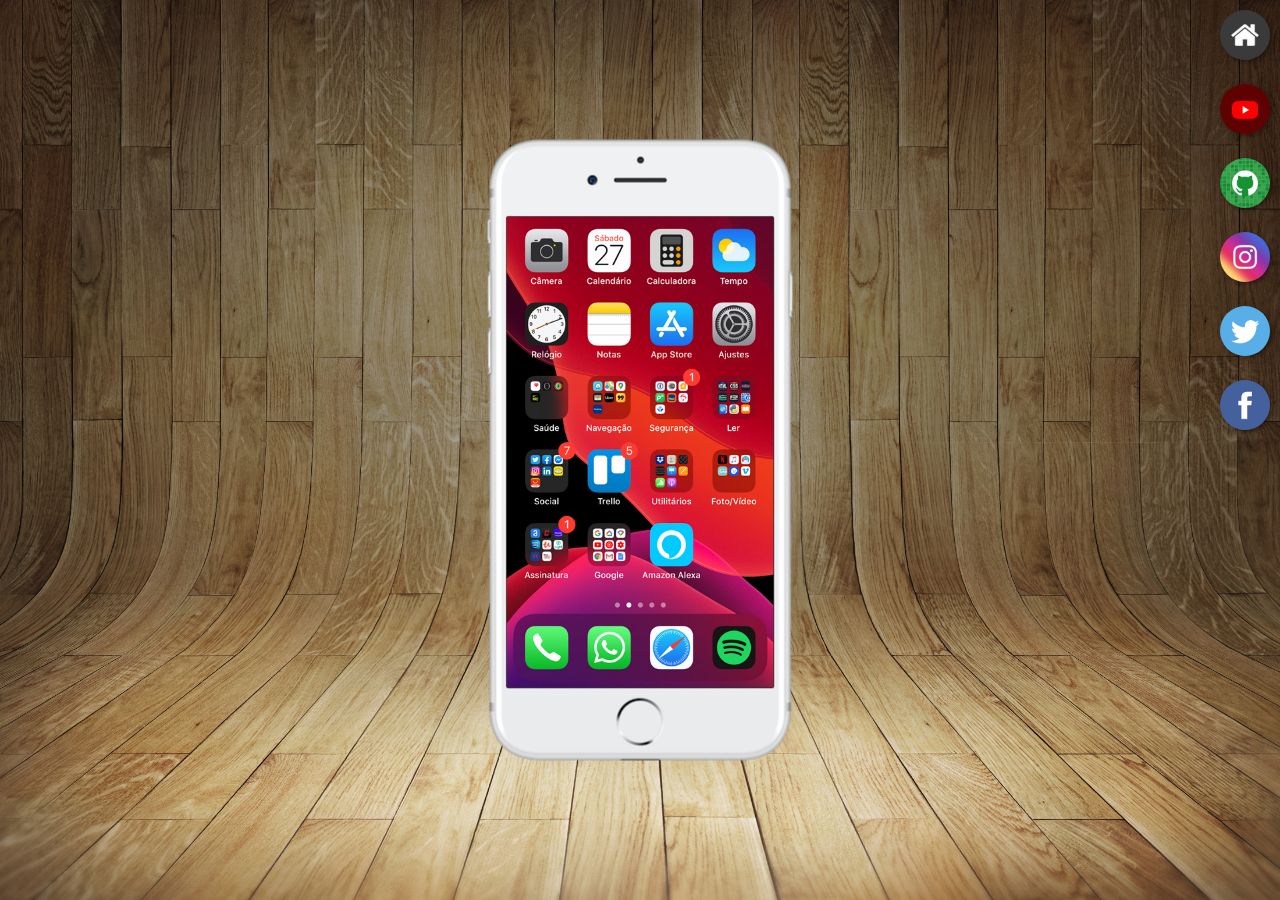
<file: index.html>
<!DOCTYPE html>
<html lang="pt-br">
<head>
    <meta charset="UTF-8">
    <meta name="viewport" content="width=device-width, initial-scale=1.0">
    <link rel="shortcut icon" href="favicon.ico" type="image/x-icon">
    <title>Projeto Redes Sociais</title>
    <link rel="stylesheet" href="estilos/style.css">
</head>
<body>
    <main>
        <section id="telefone">
           <iframe src="home.html" name="tela" id="tela" frameborder="0">Seu navegador não é compativel com isso.</iframe>
        </section>
        <section id="redes-sociais">
            <a href="home.html" target="tela"><img src="imagens/logo-home.jpg" alt="Home"></a><br>
            
            <a href="youtube.html" target="tela"><img src="imagens/logo-youtube.jpg" alt="YouTube"></a><br>
            
            <a href="github.html" target="tela"><img src="imagens/logo-github.jpg" alt="GitHub"></a><br>
            
            <a href="instagram.html" target="tela"><img src="imagens/logo-instagram.jpg" alt="Instagram"></a><br>
            
            <a href="twitter.html" target="tela"><img src="imagens/logo-twitter.jpg" alt="Twitter"></a><br>
            
            <a href="facebook.html" target="tela"><img src="imagens/logo-facebook.jpg" alt="Facebook"></a>

        </section>
    </main>
</body>
</html>
</file>
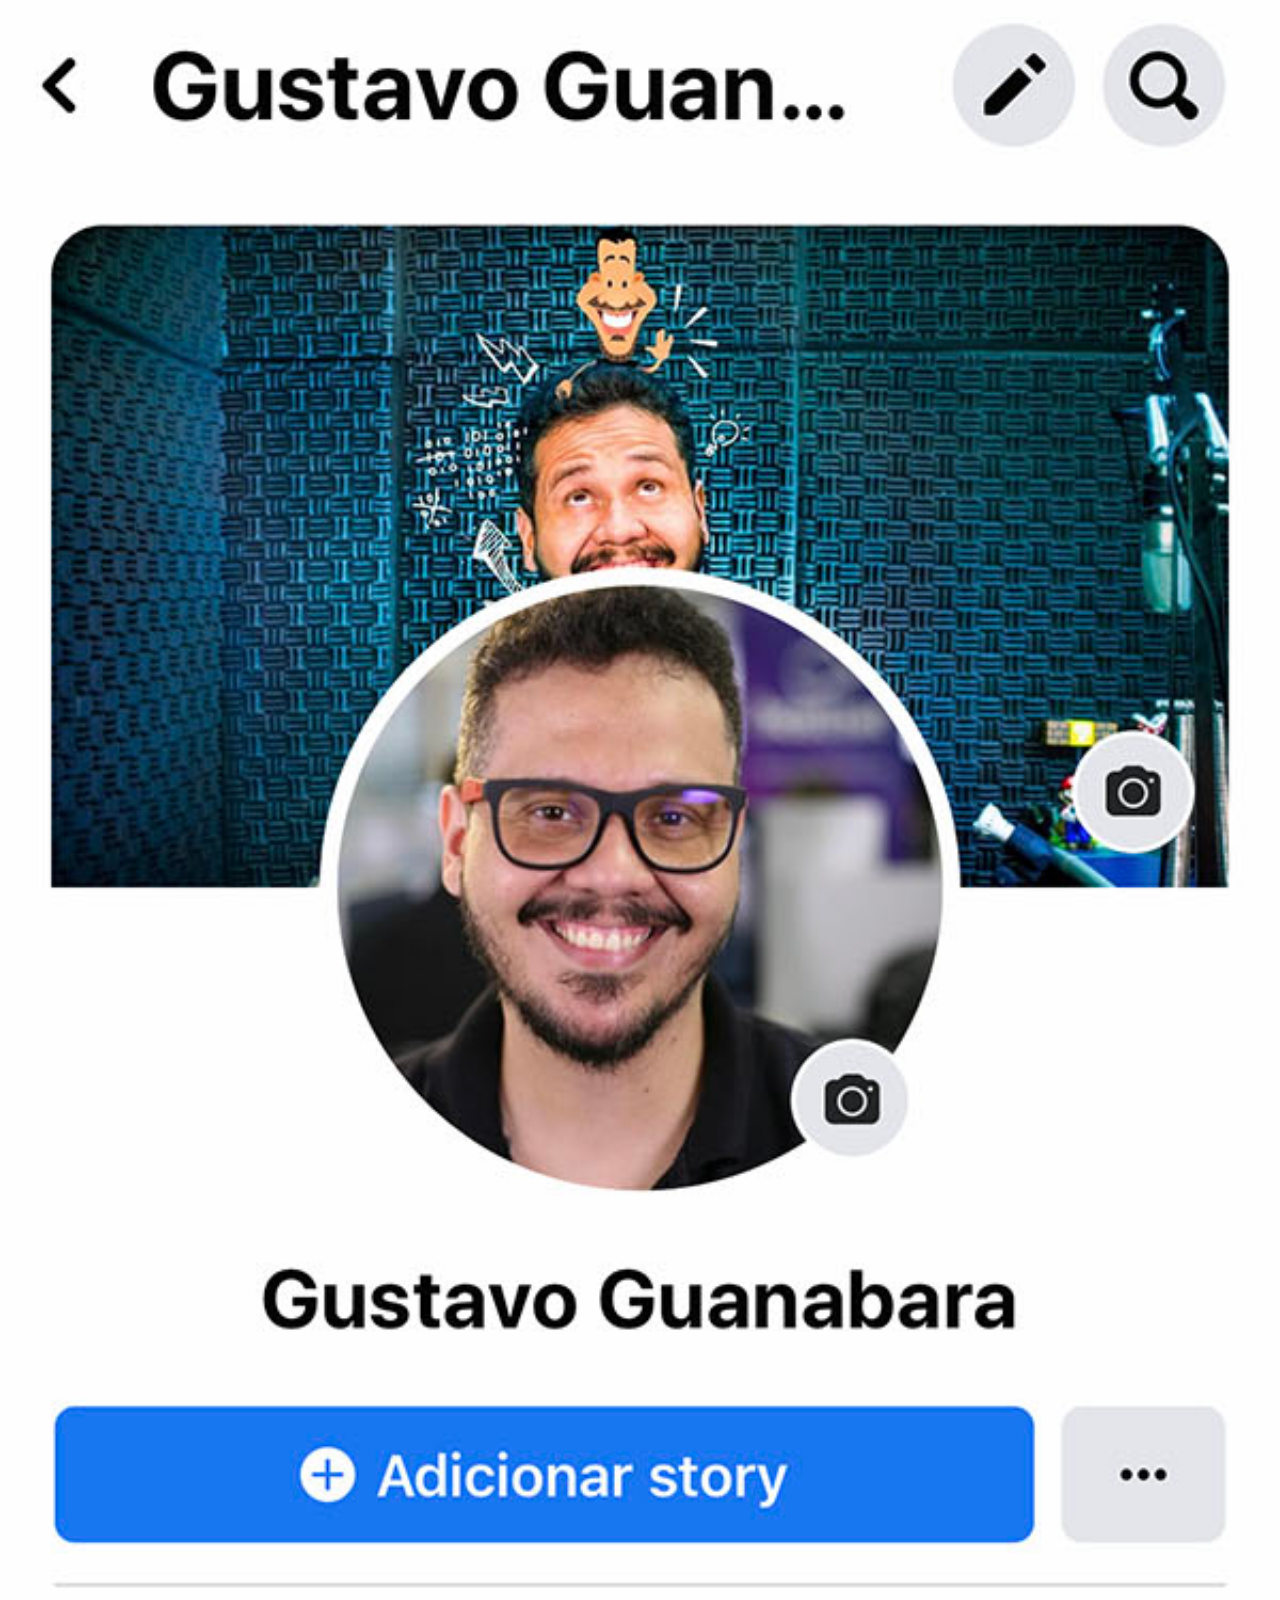
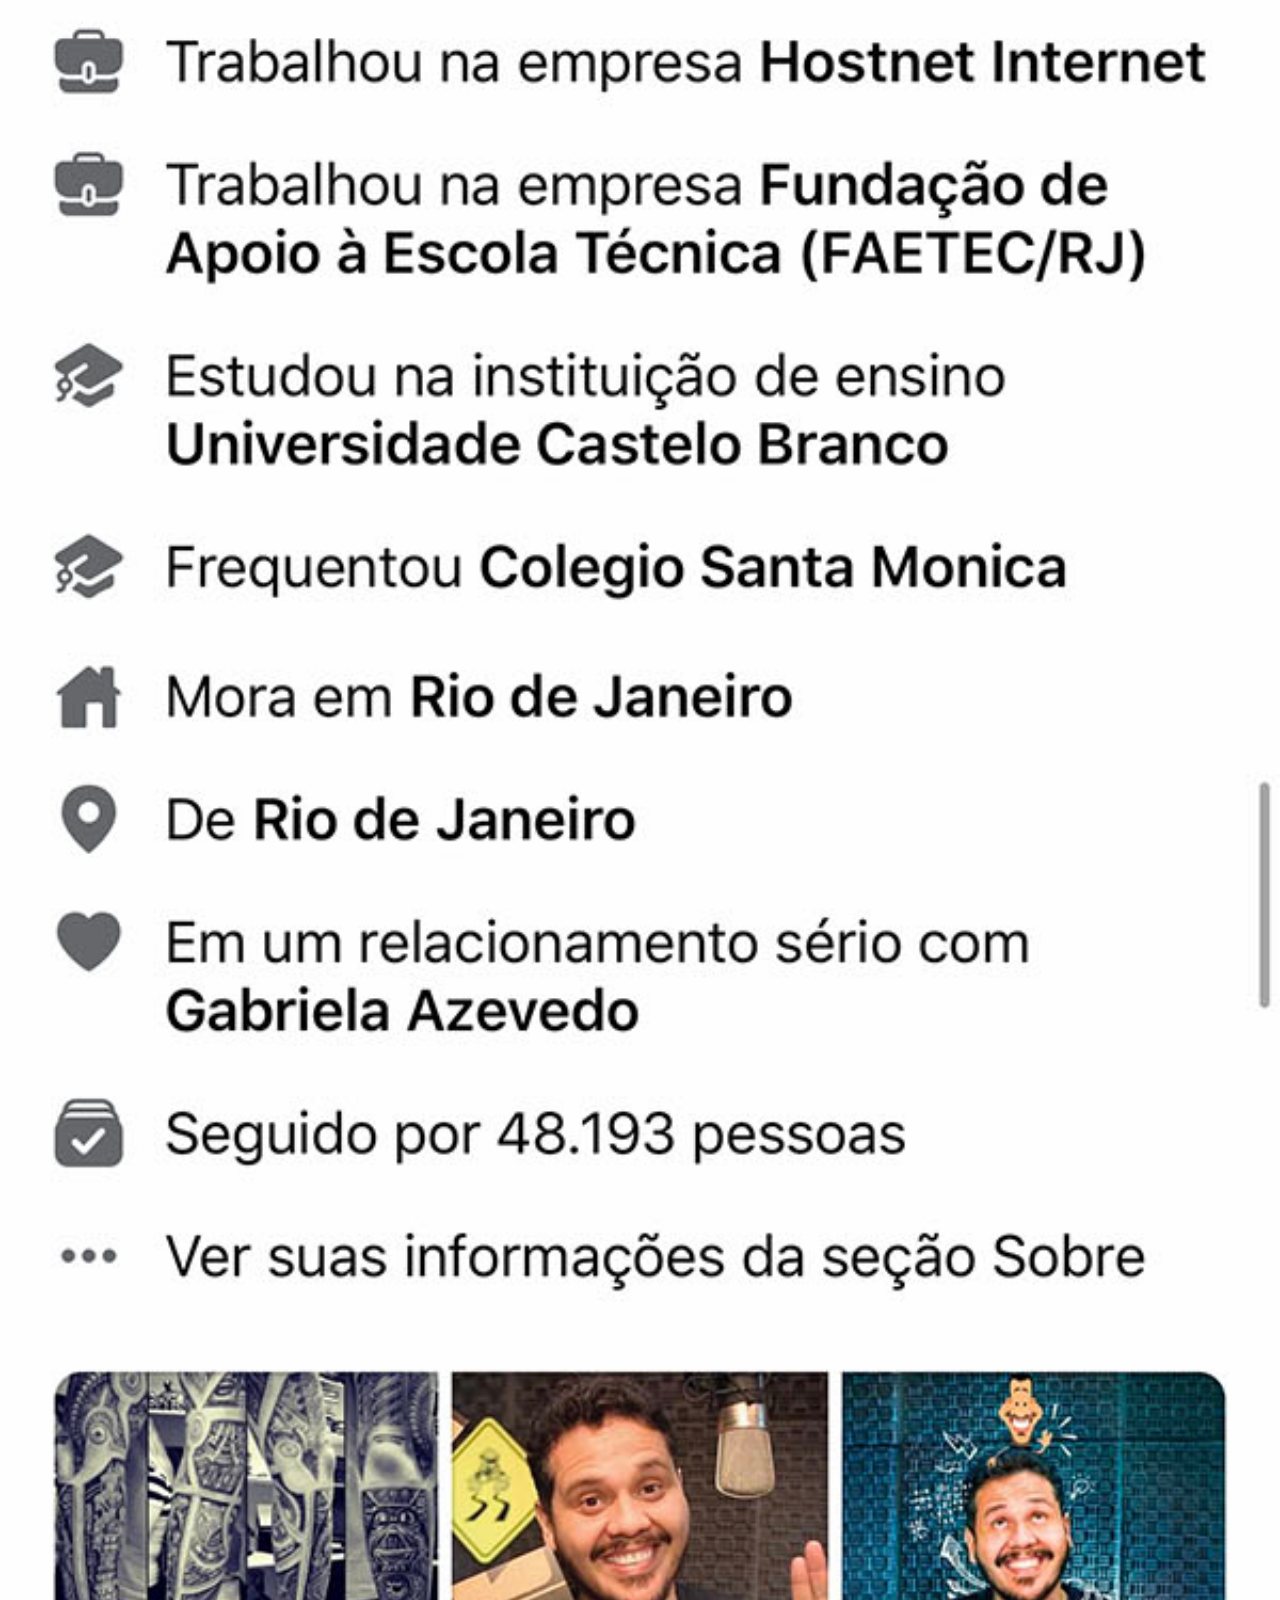
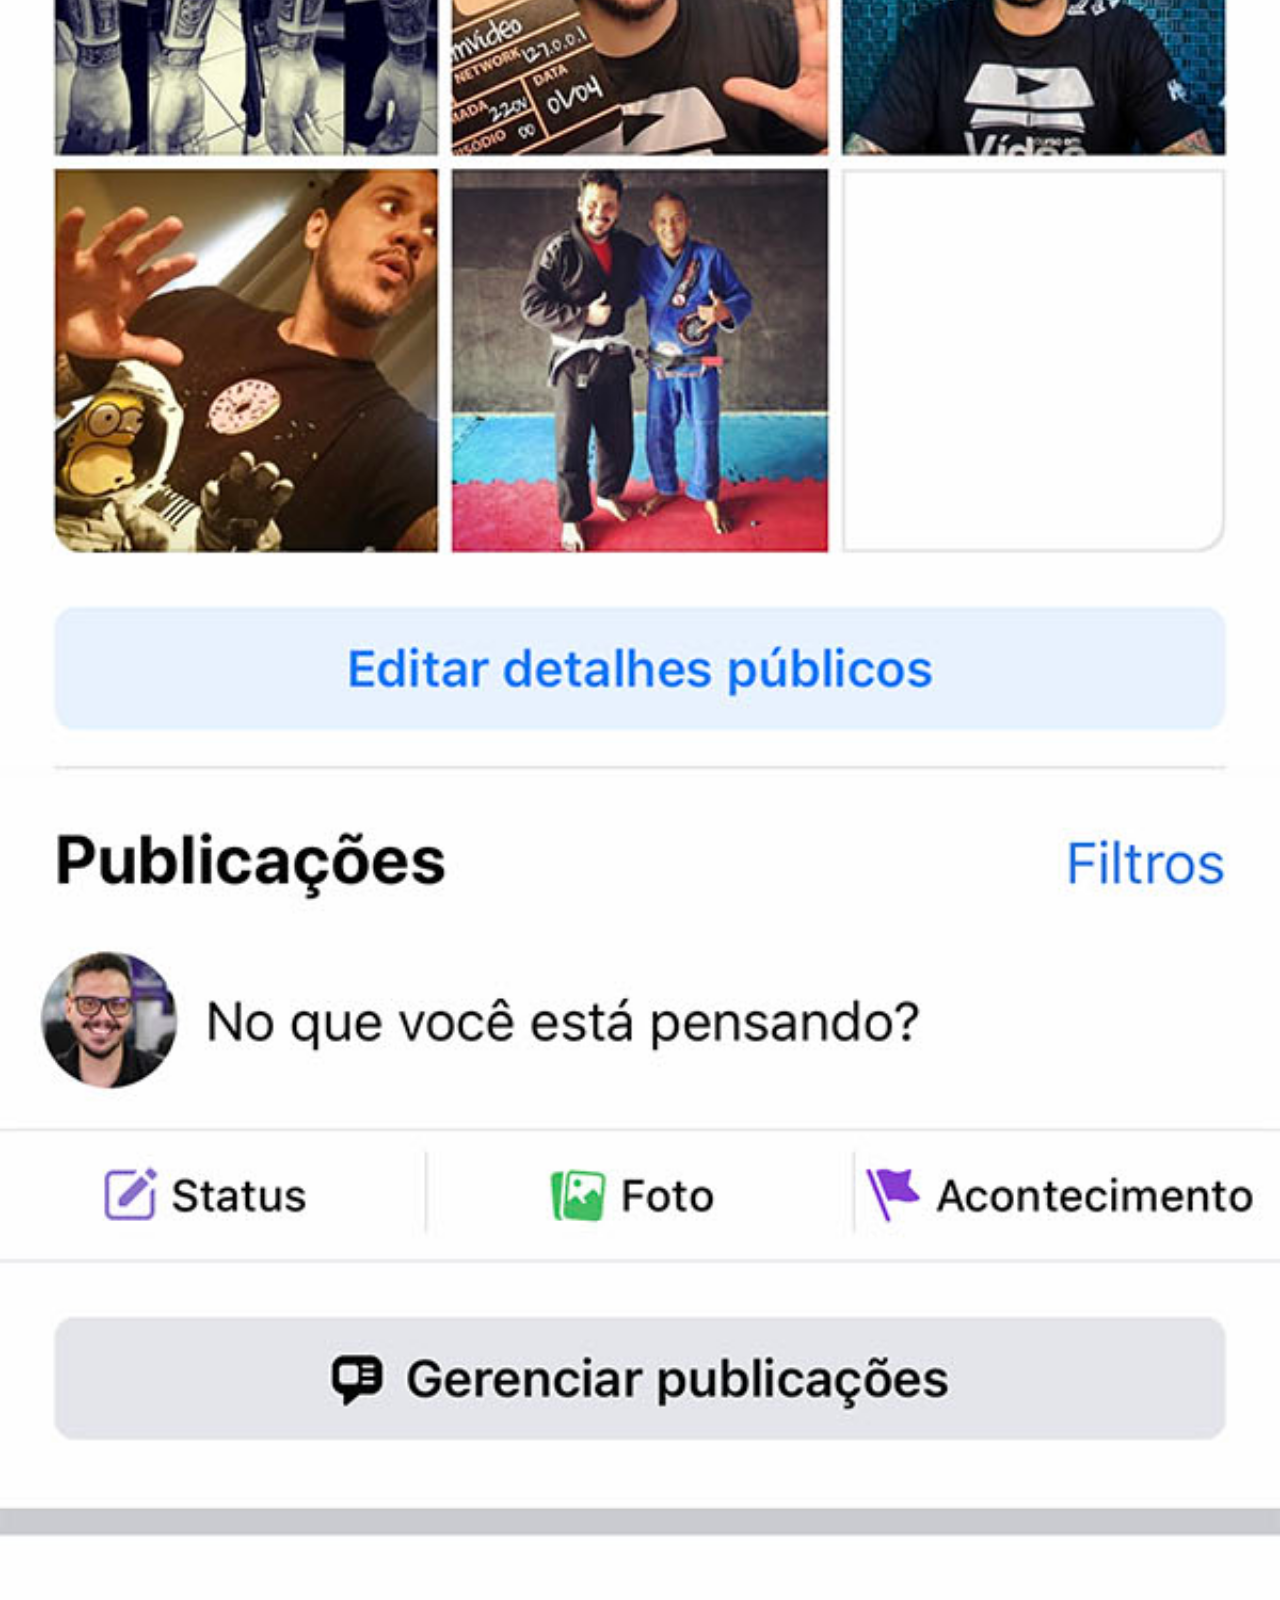
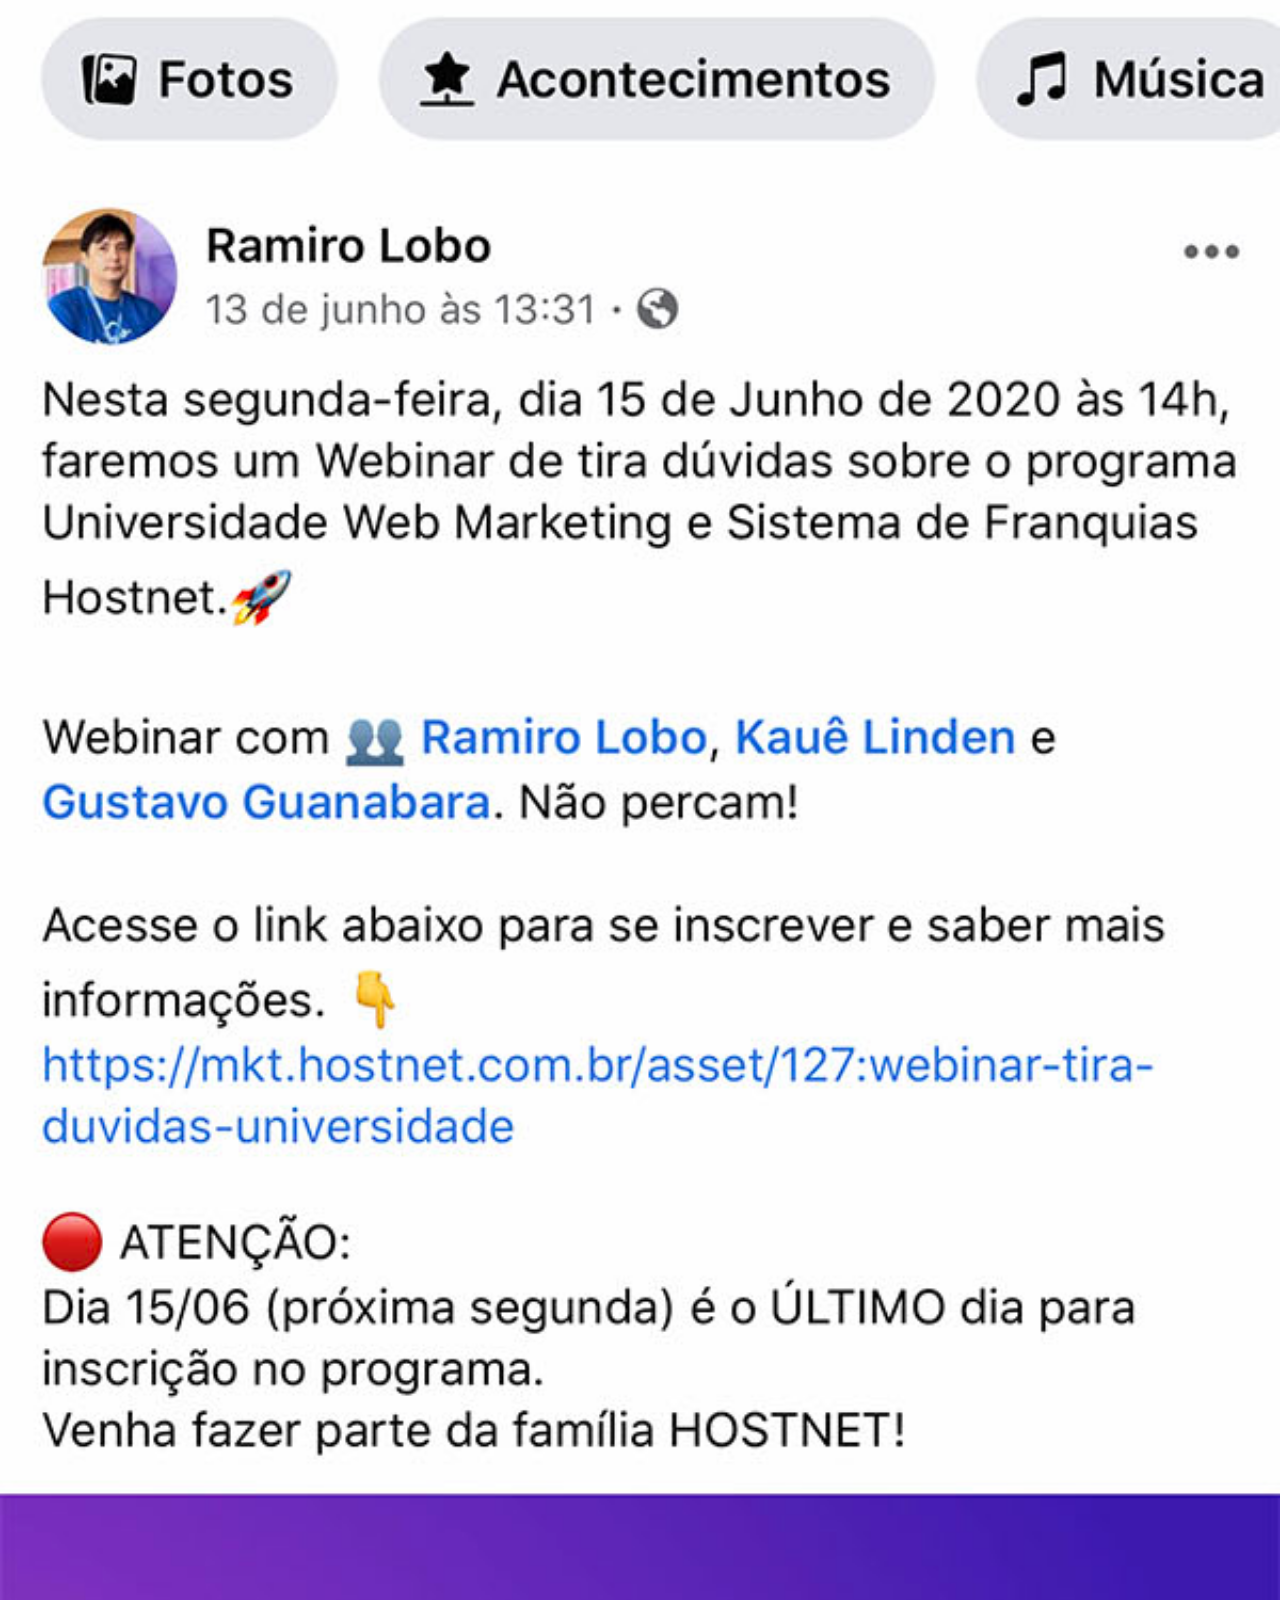
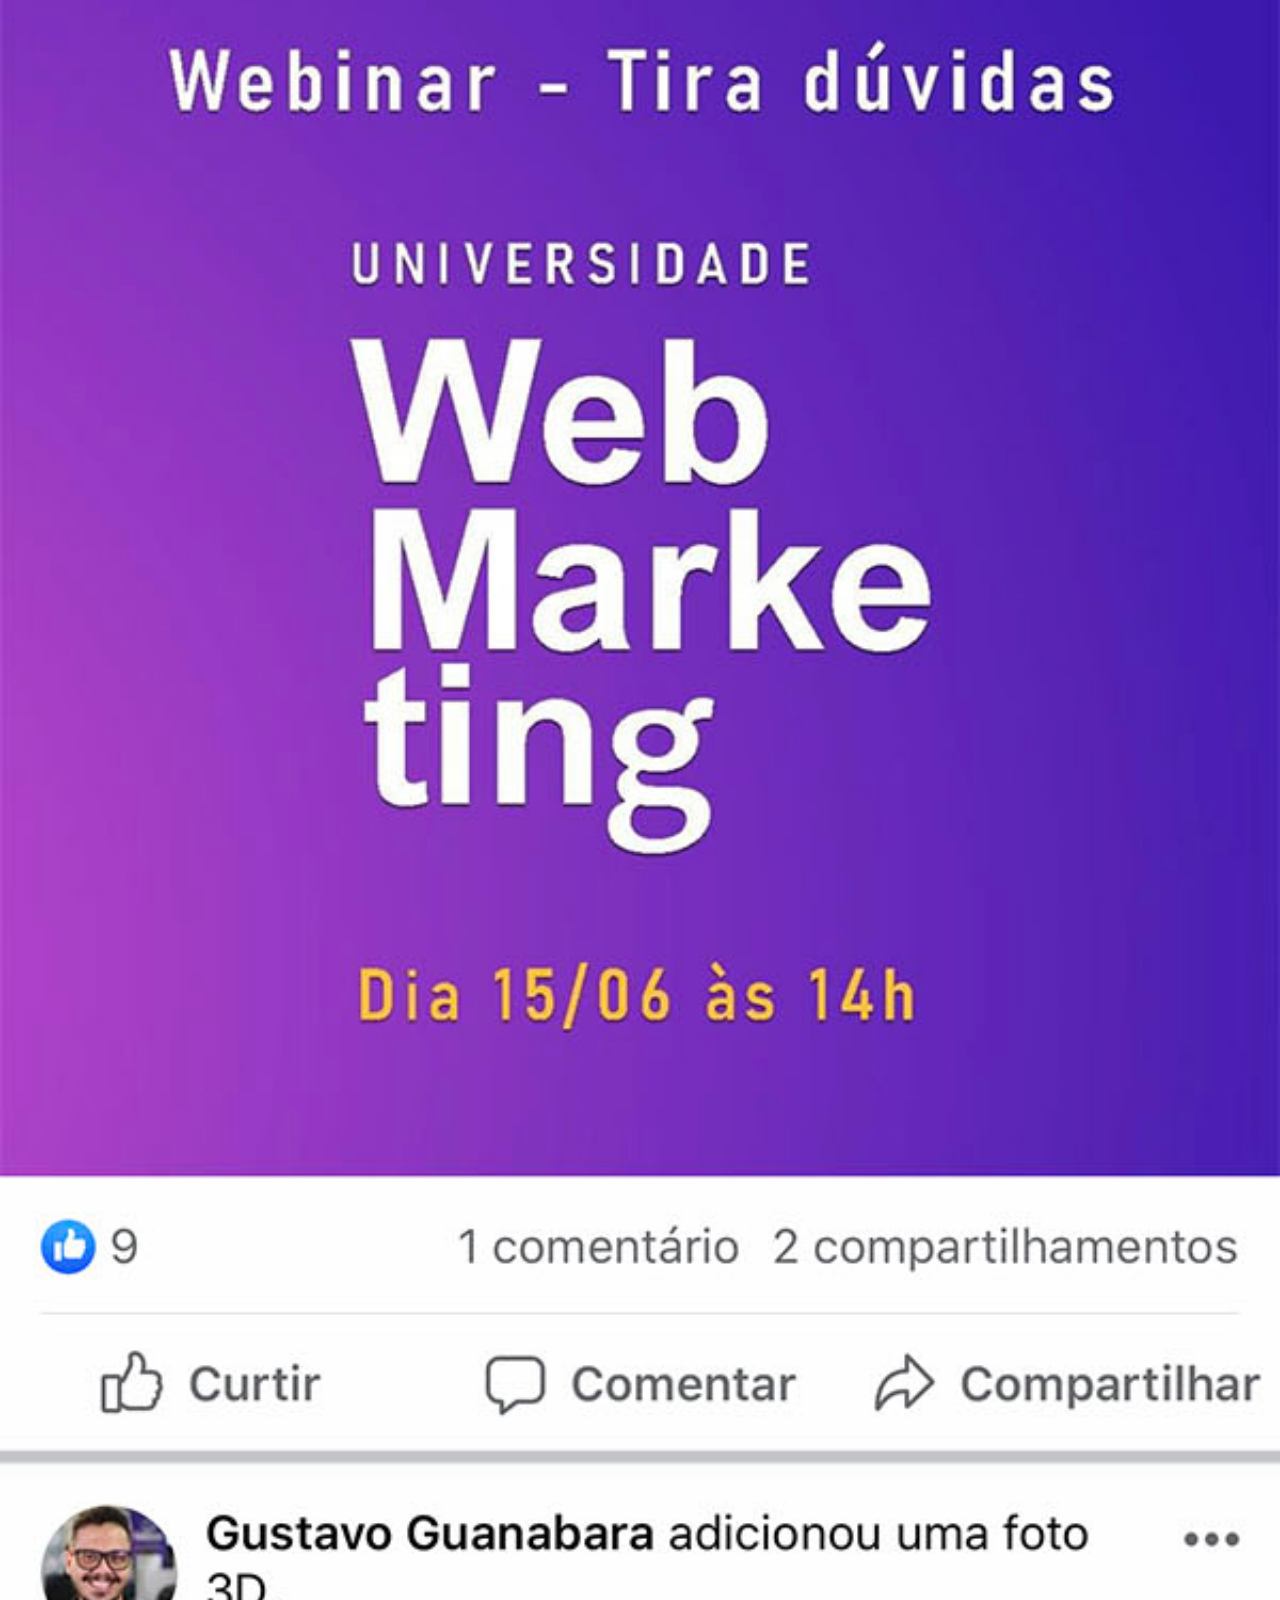
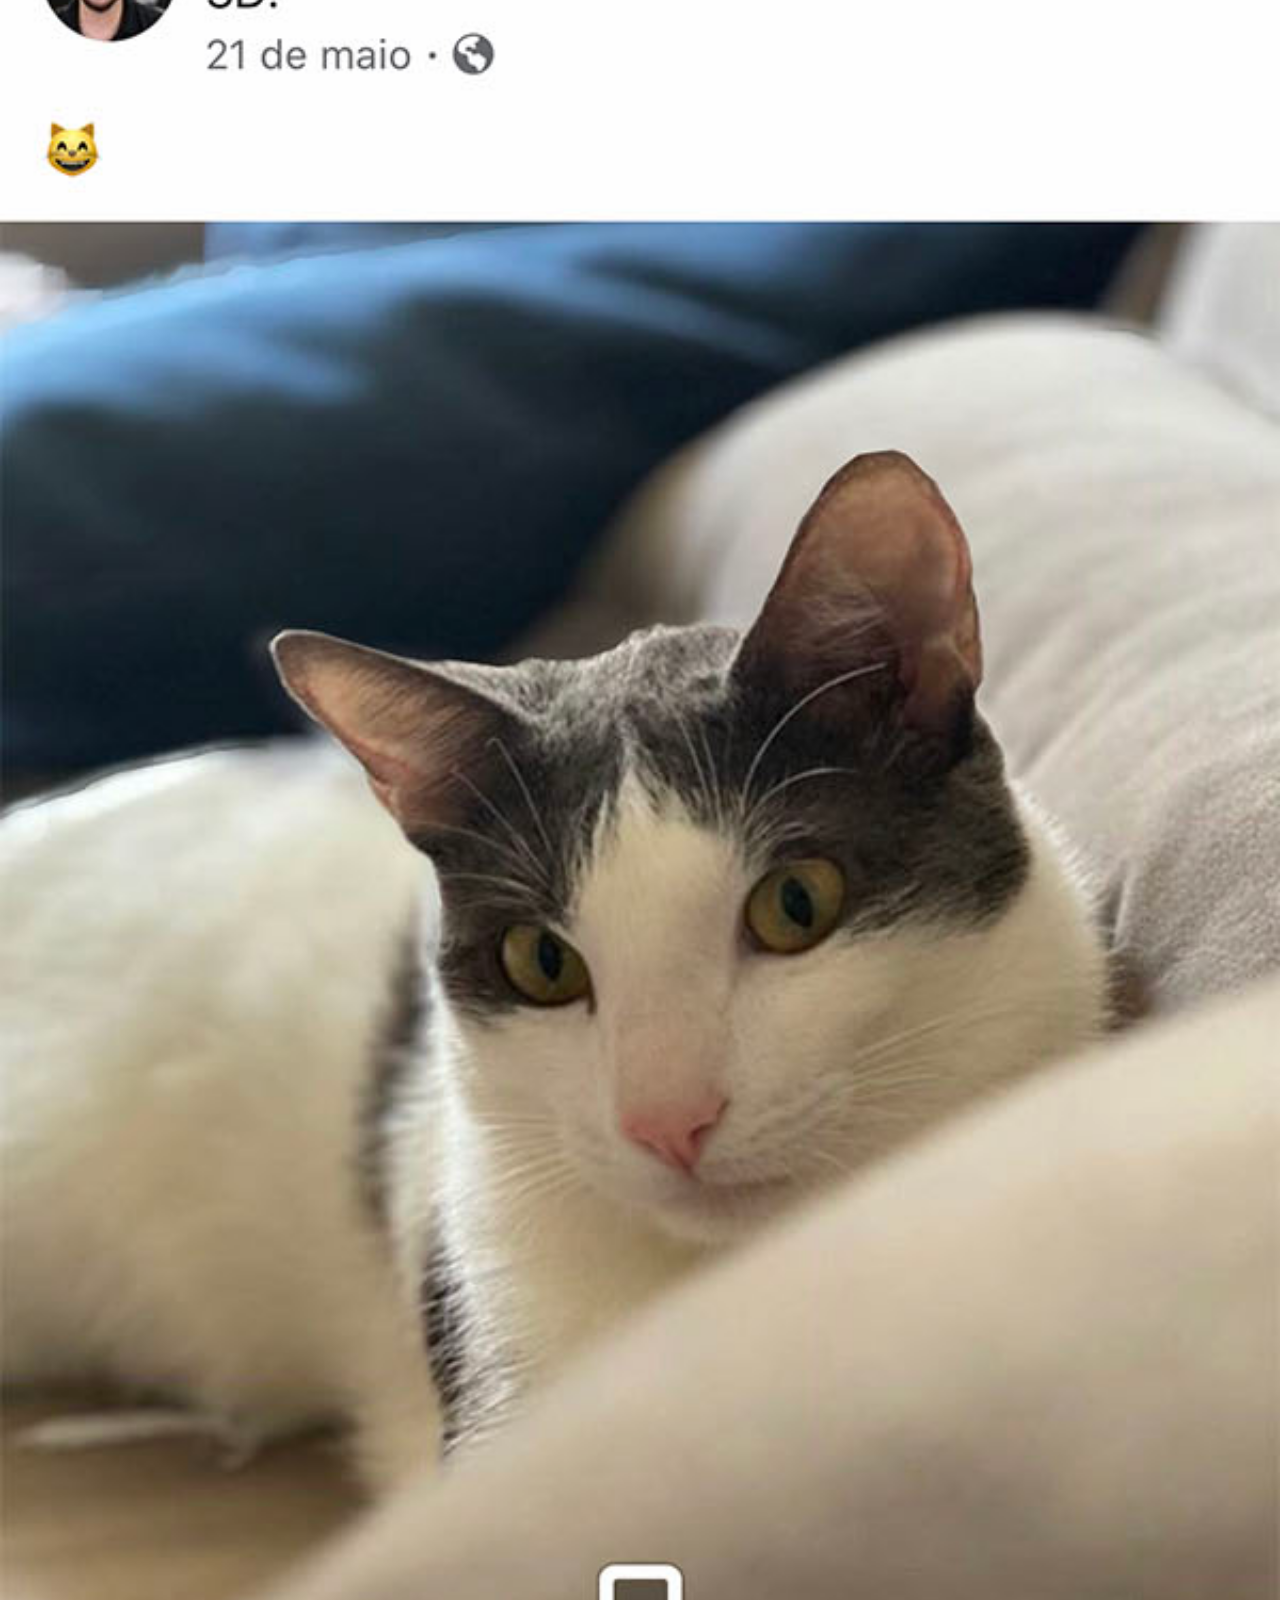
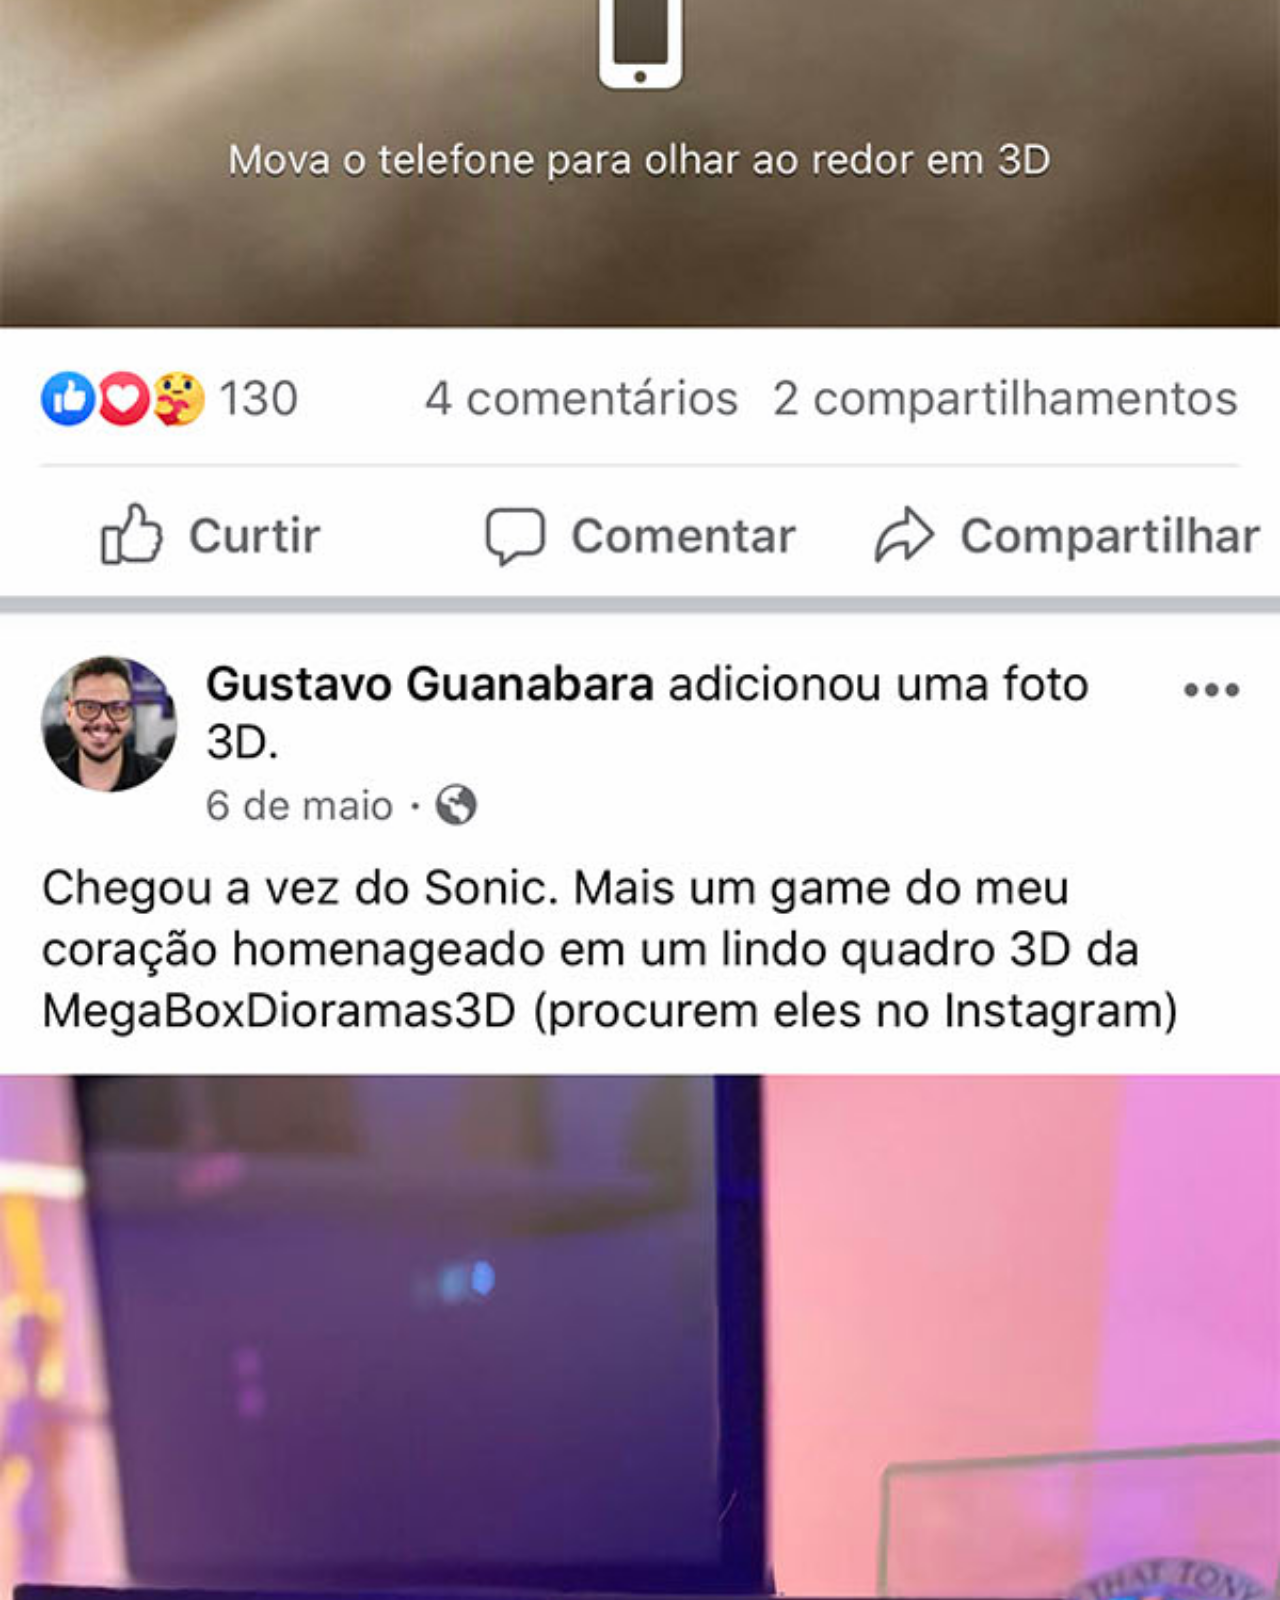
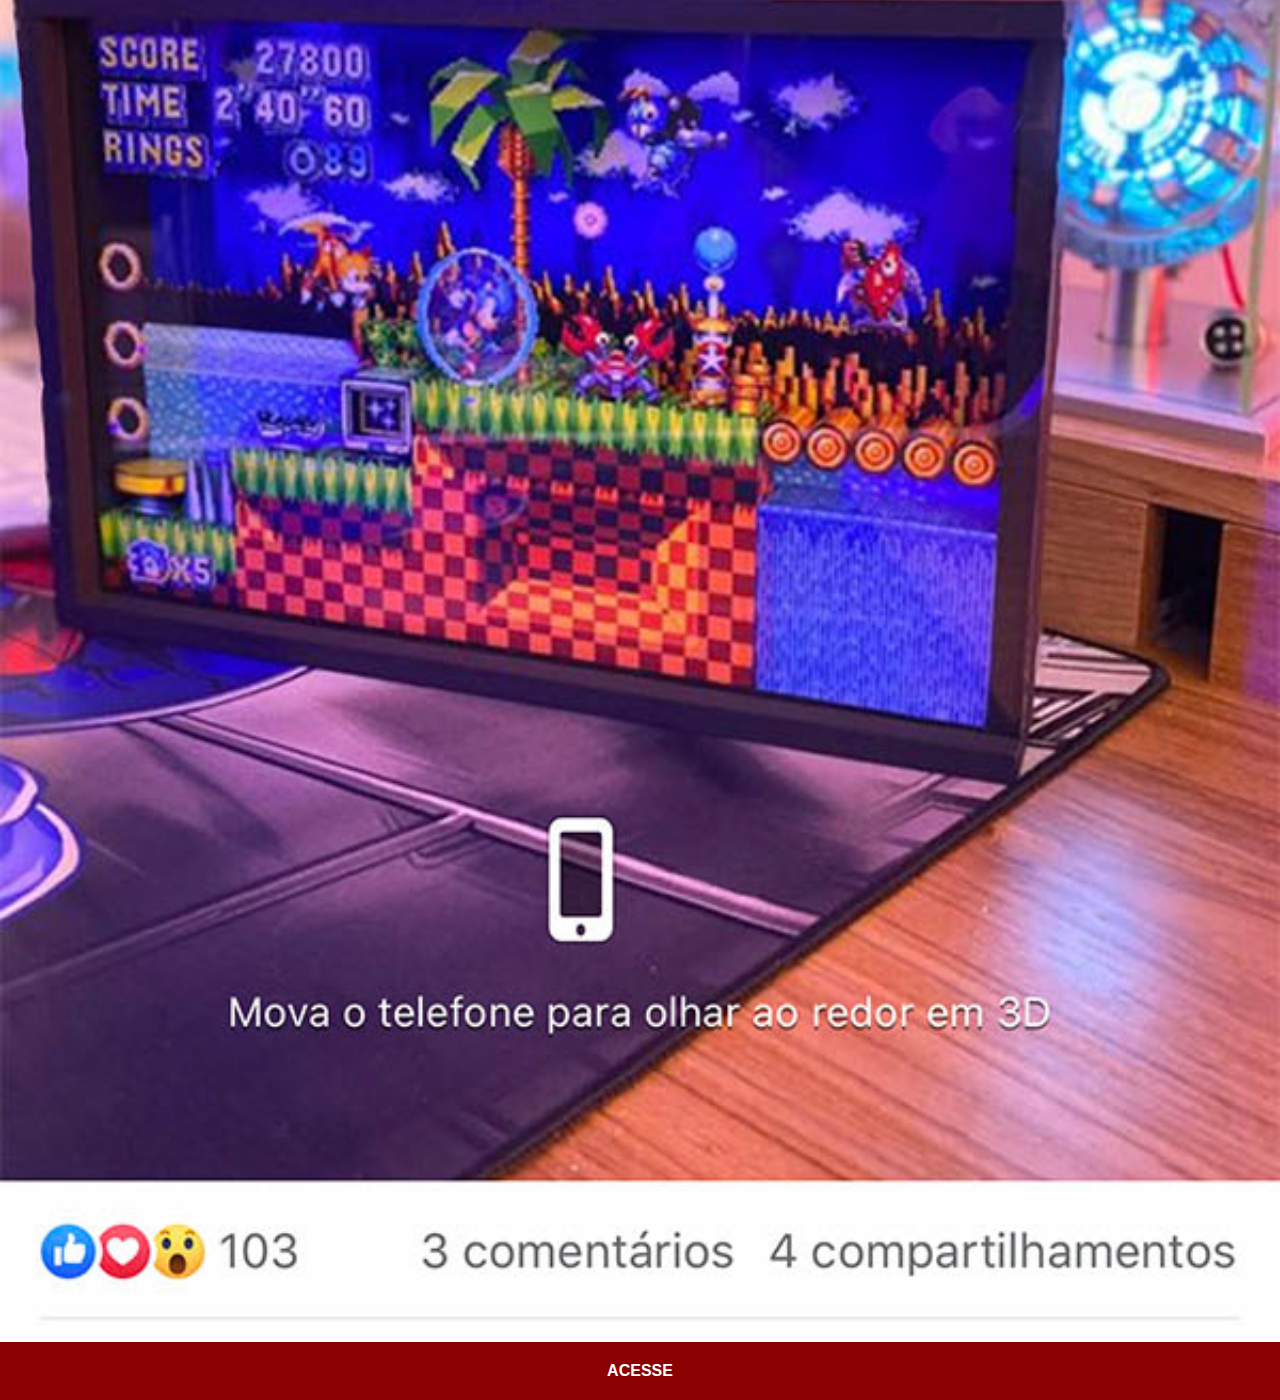
<file: facebook.html>
<!DOCTYPE html>
<html lang="pt-br">
<head>
    <meta charset="UTF-8">
    <meta name="viewport" content="width=device-width, initial-scale=1.0">
    <title>Facebook</title>
    <link rel="stylesheet" href="estilos/social.css">
</head>
<body>
    <img src="imagens/tela-facebook.jpg" alt="Facebook">
    <a href="https://www.facebook.com/gustavoguanabara/?locale=pt_BR" target="_blank">ACESSE</a>
</body>
</html>
</file>
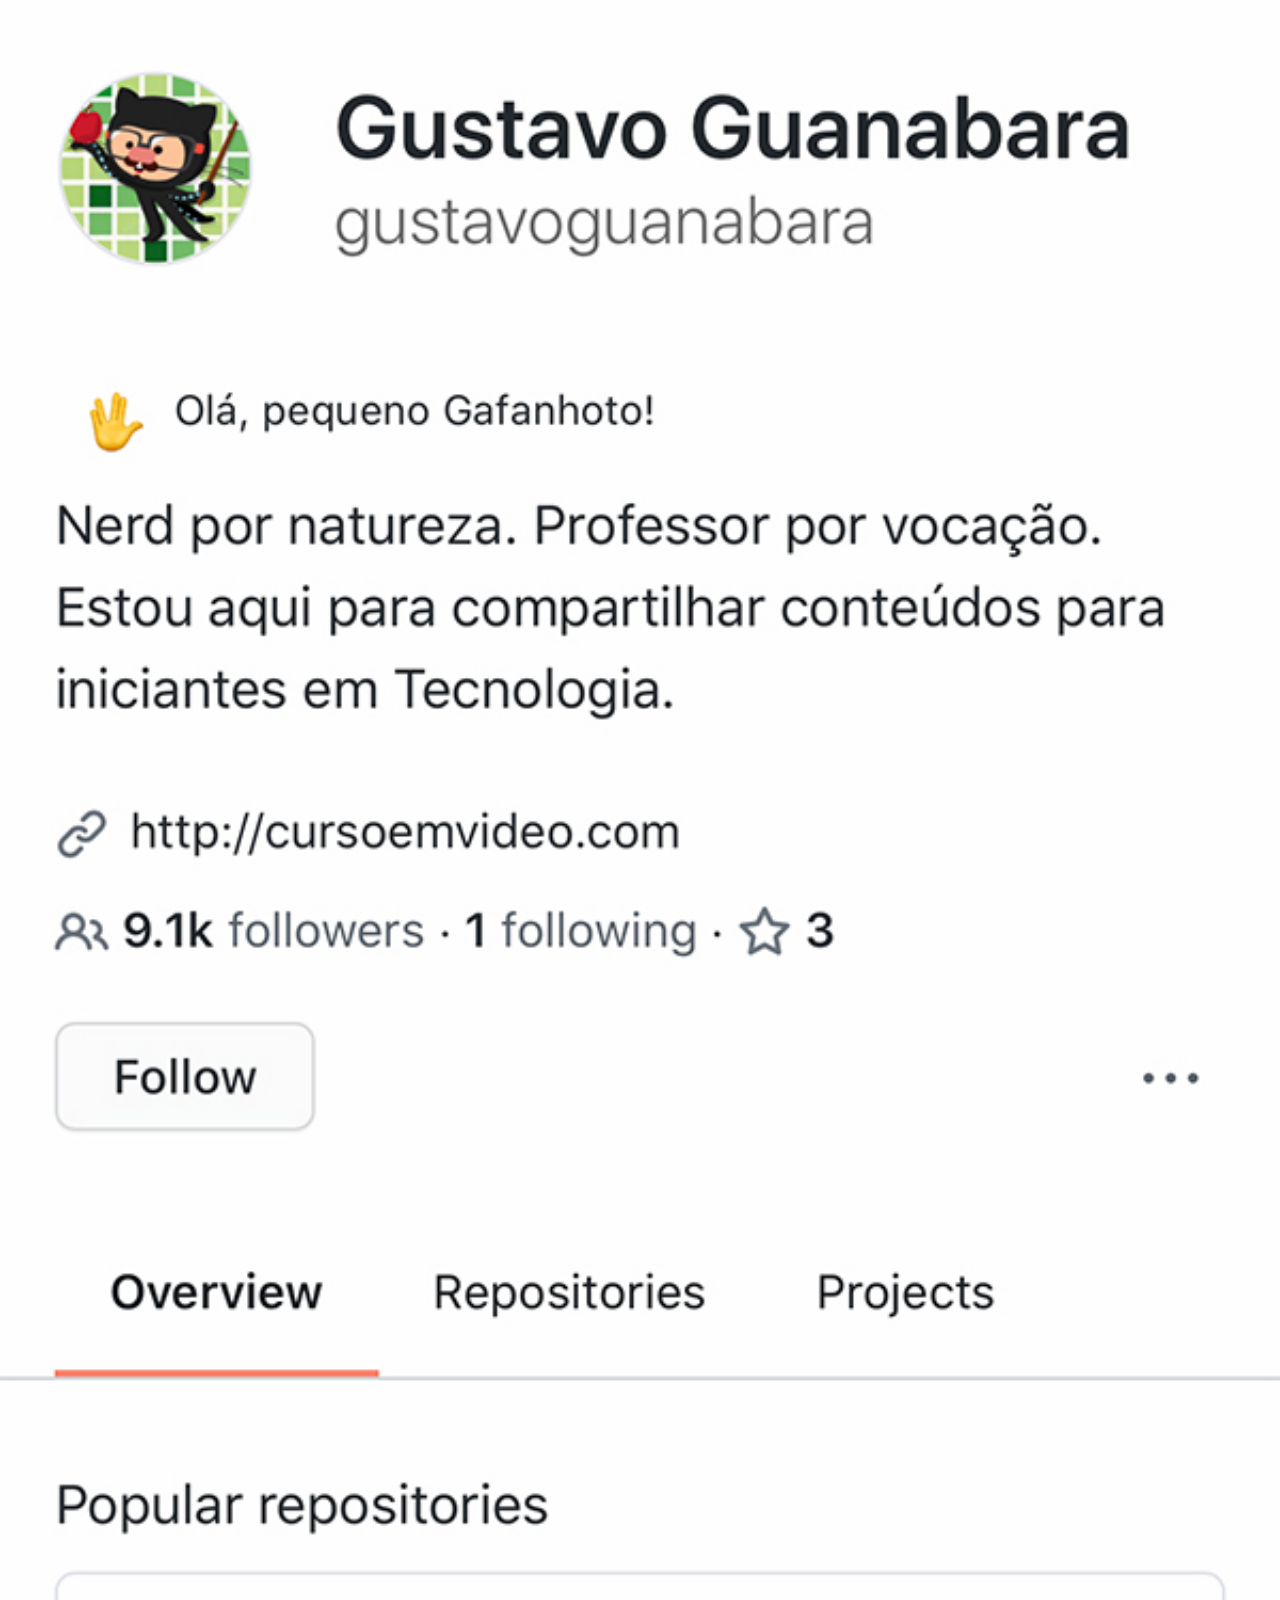
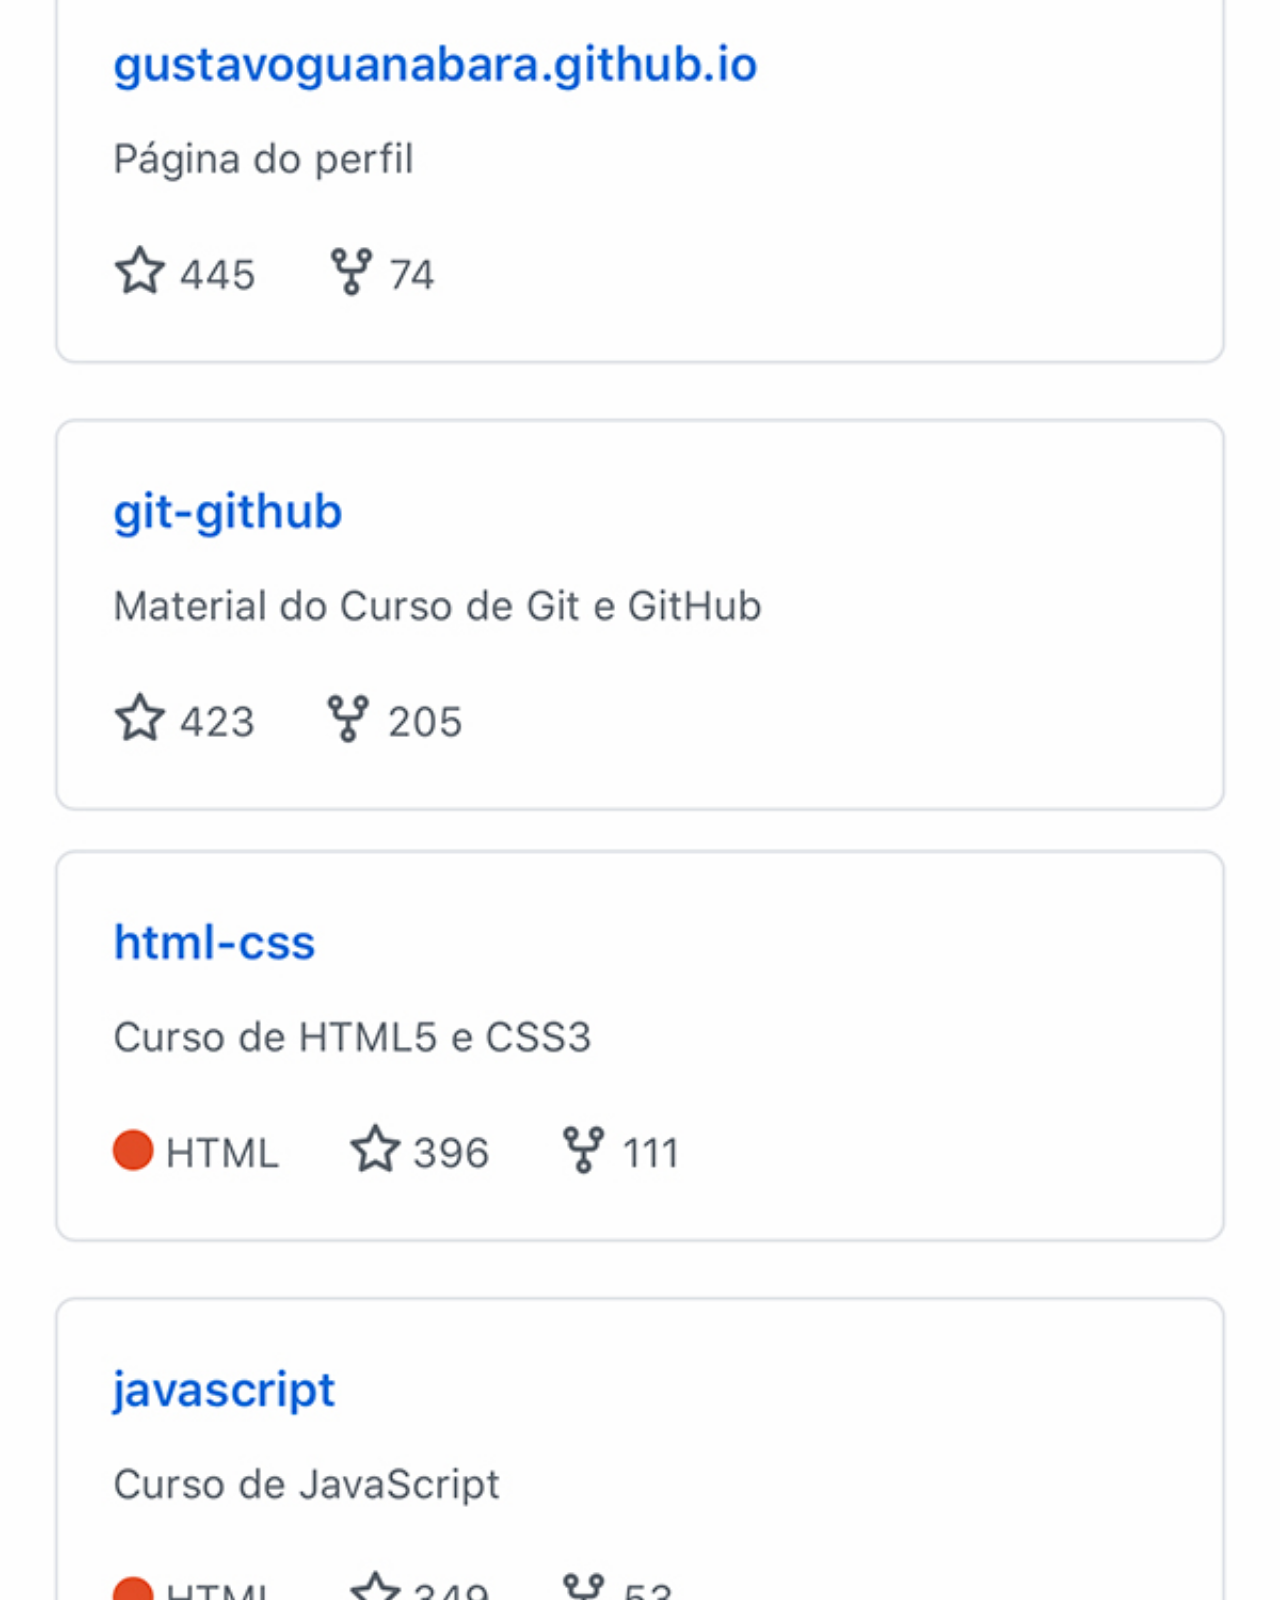
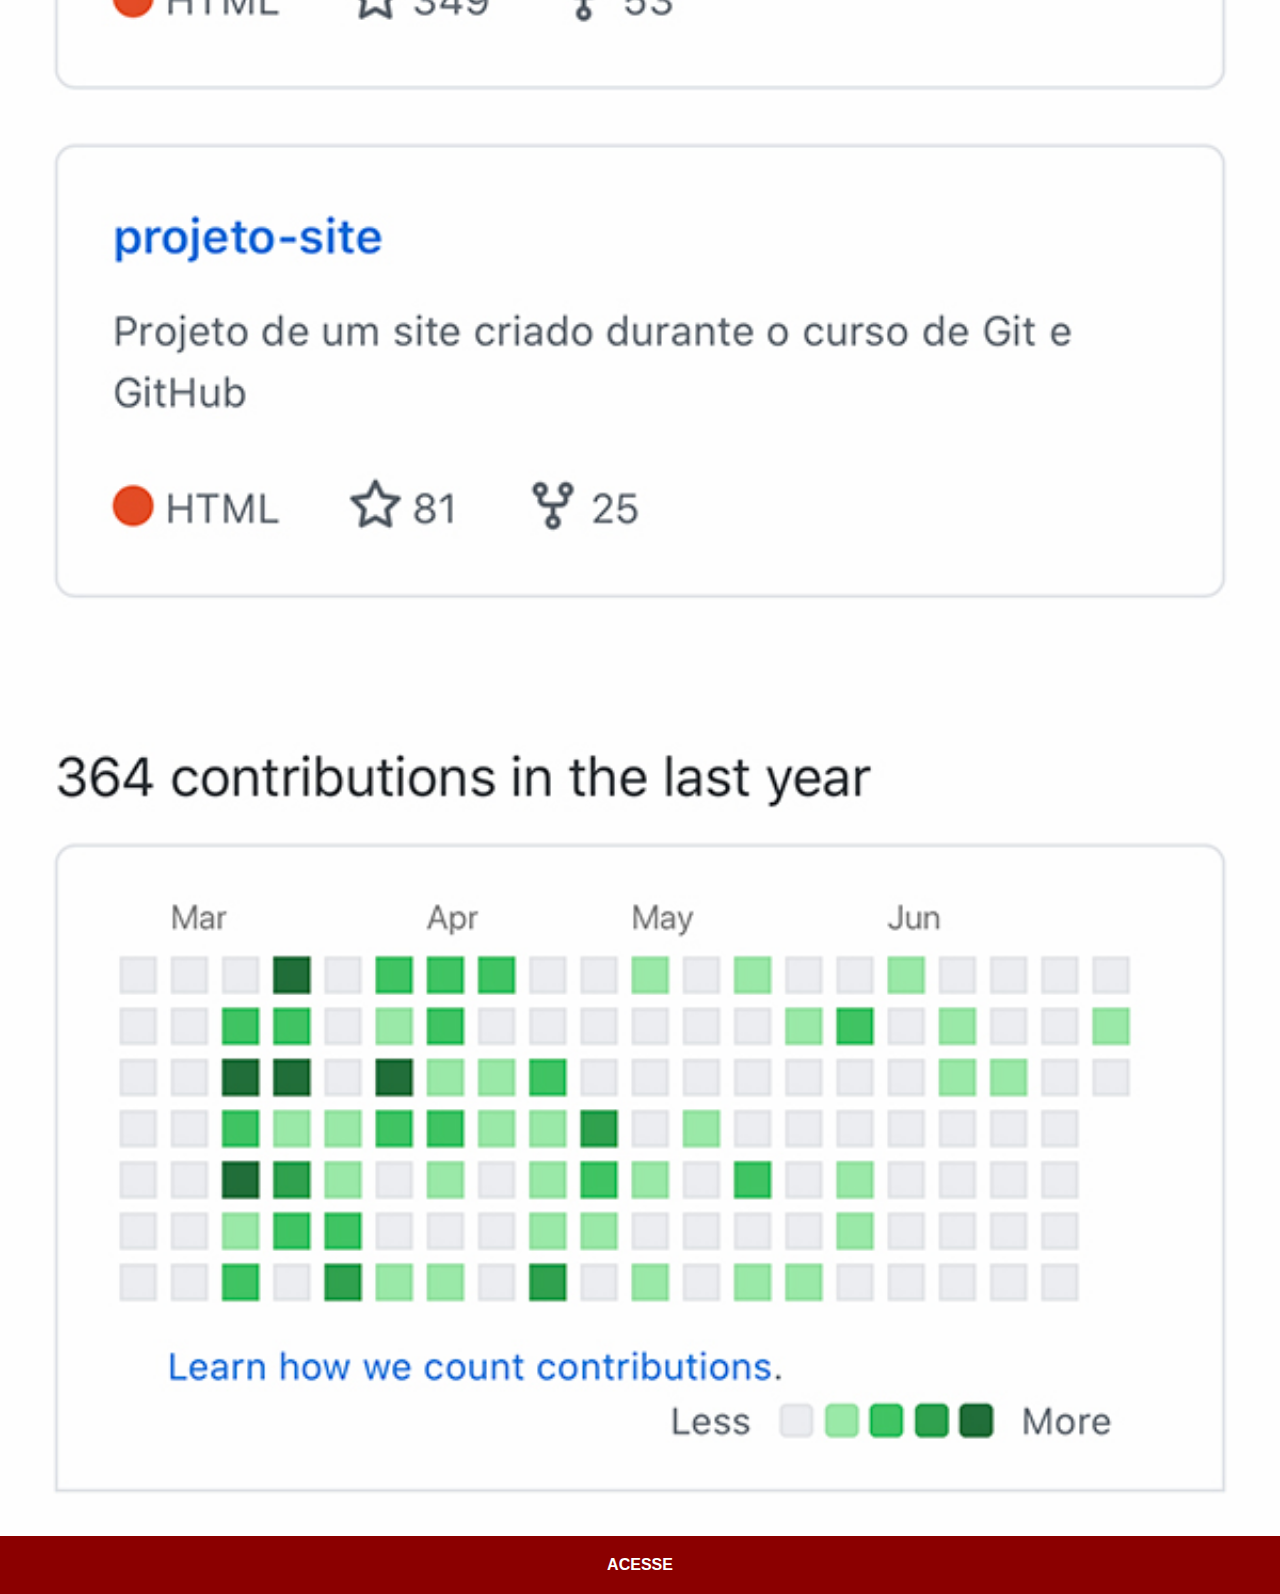
<file: github.html>
<!DOCTYPE html>
<html lang="pt-br">
<head>
    <meta charset="UTF-8">
    <meta name="viewport" content="width=device-width, initial-scale=1.0">
    <title>GitHub</title>
    <link rel="stylesheet" href="estilos/social.css">
</head>
<body>
    <img src="imagens/tela-github.jpg" alt="GitHub">
    <a href="https://github.com/gustavoguanabara" target="_blank">ACESSE</a>
</body>
</html>
</file>
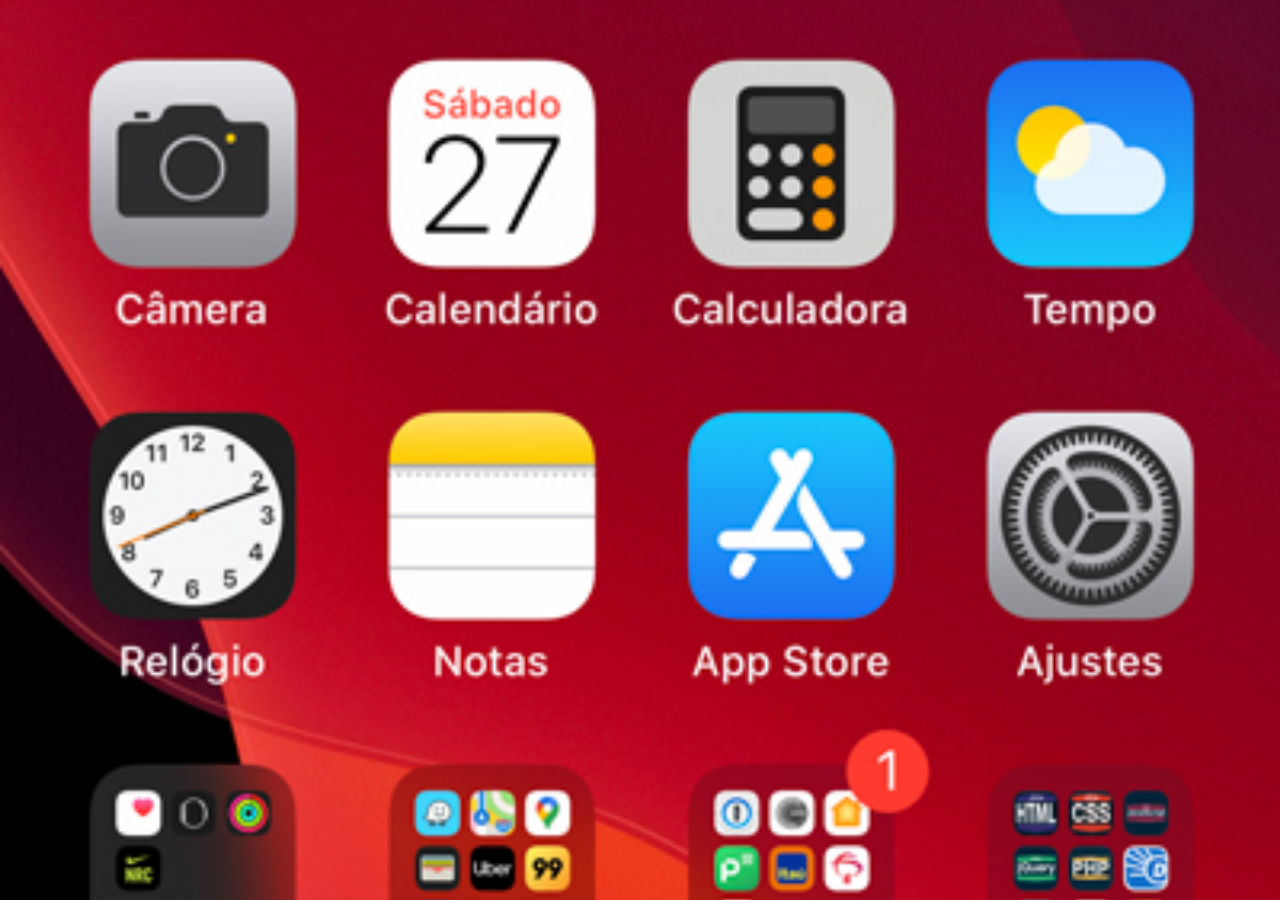
<file: home.html>
<!DOCTYPE html>
<html lang="pt-br">
<head>
    <meta charset="UTF-8">
    <meta name="viewport" content="width=device-width, initial-scale=1.0">
    <title>Home</title>
</head>
<style>
    * {
        margin: 0px;
        padding: 0px;
    }

    body {
        height: 100vh;
        width: 100vw;
        background: black url('imagens/tela-home.jpg') no-repeat top center;
        background-size: cover;

    }
</style>
<body>
    
</body>
</html>
</file>
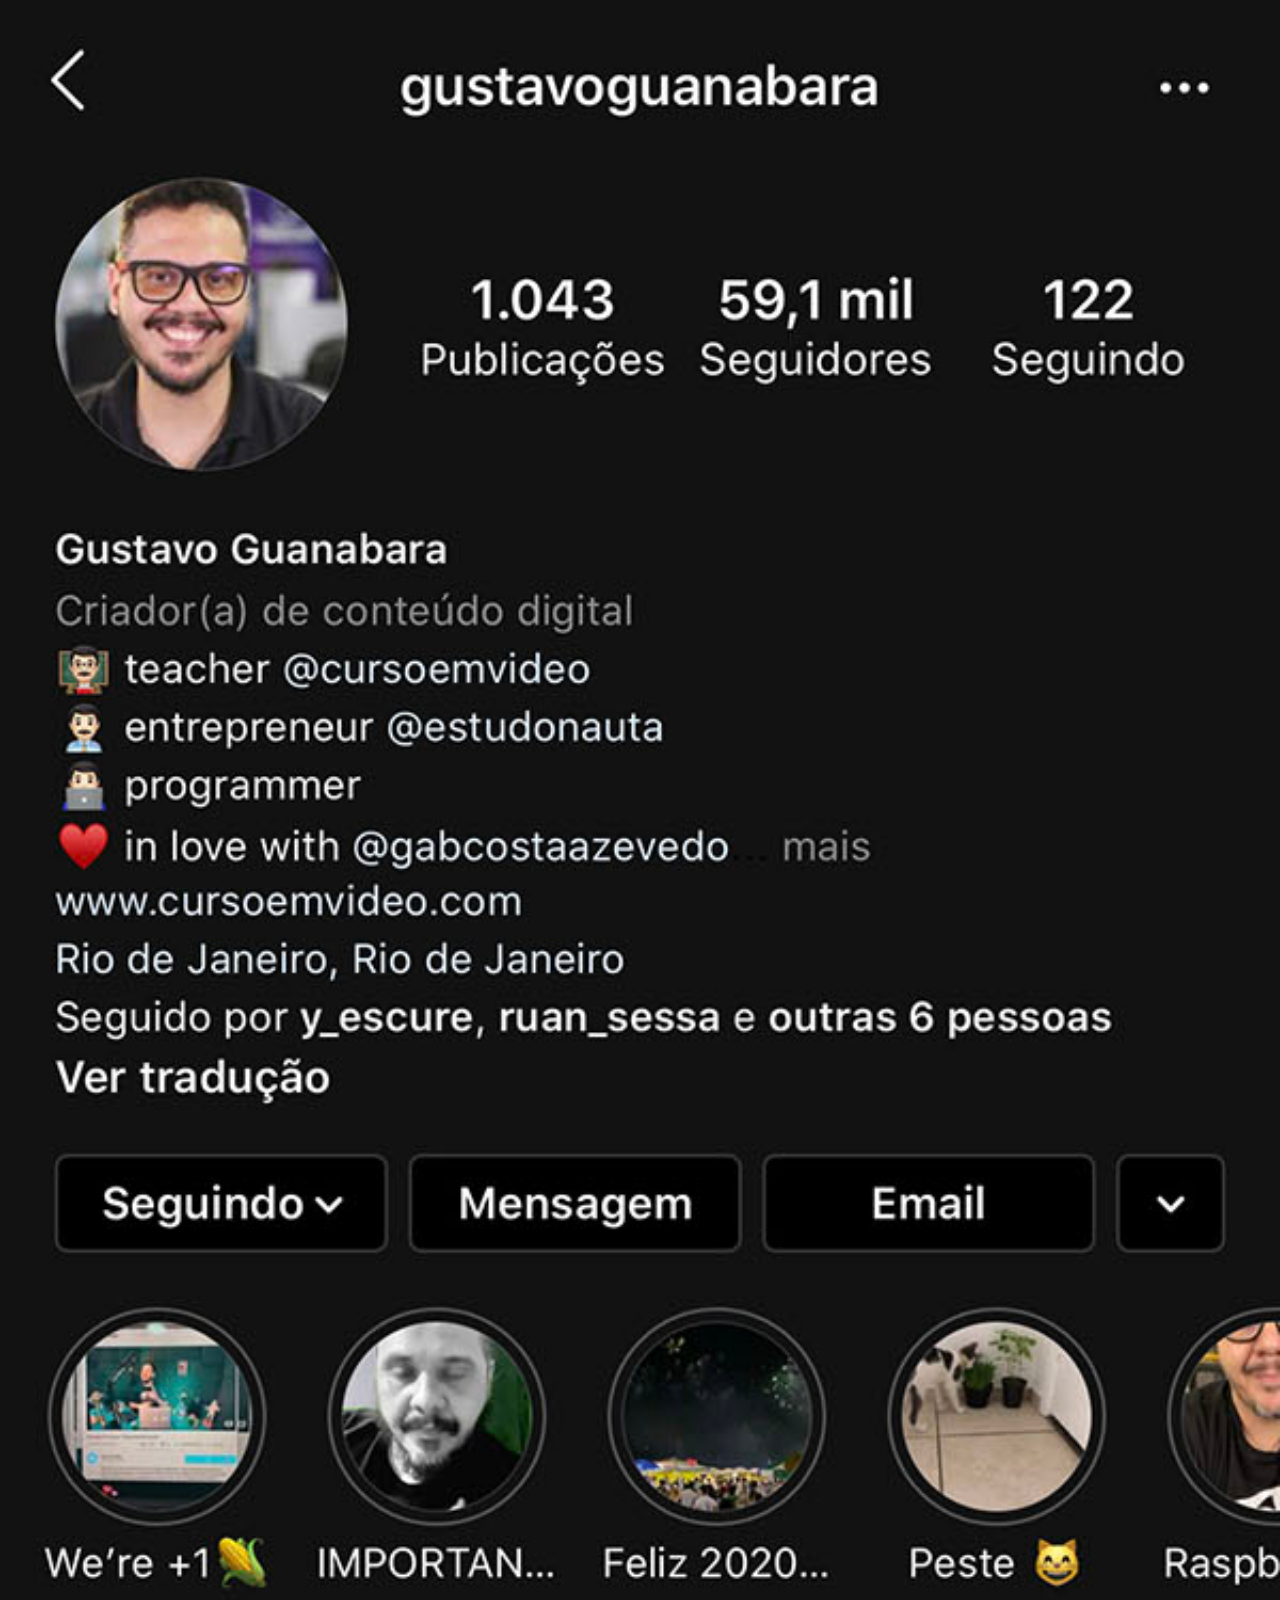
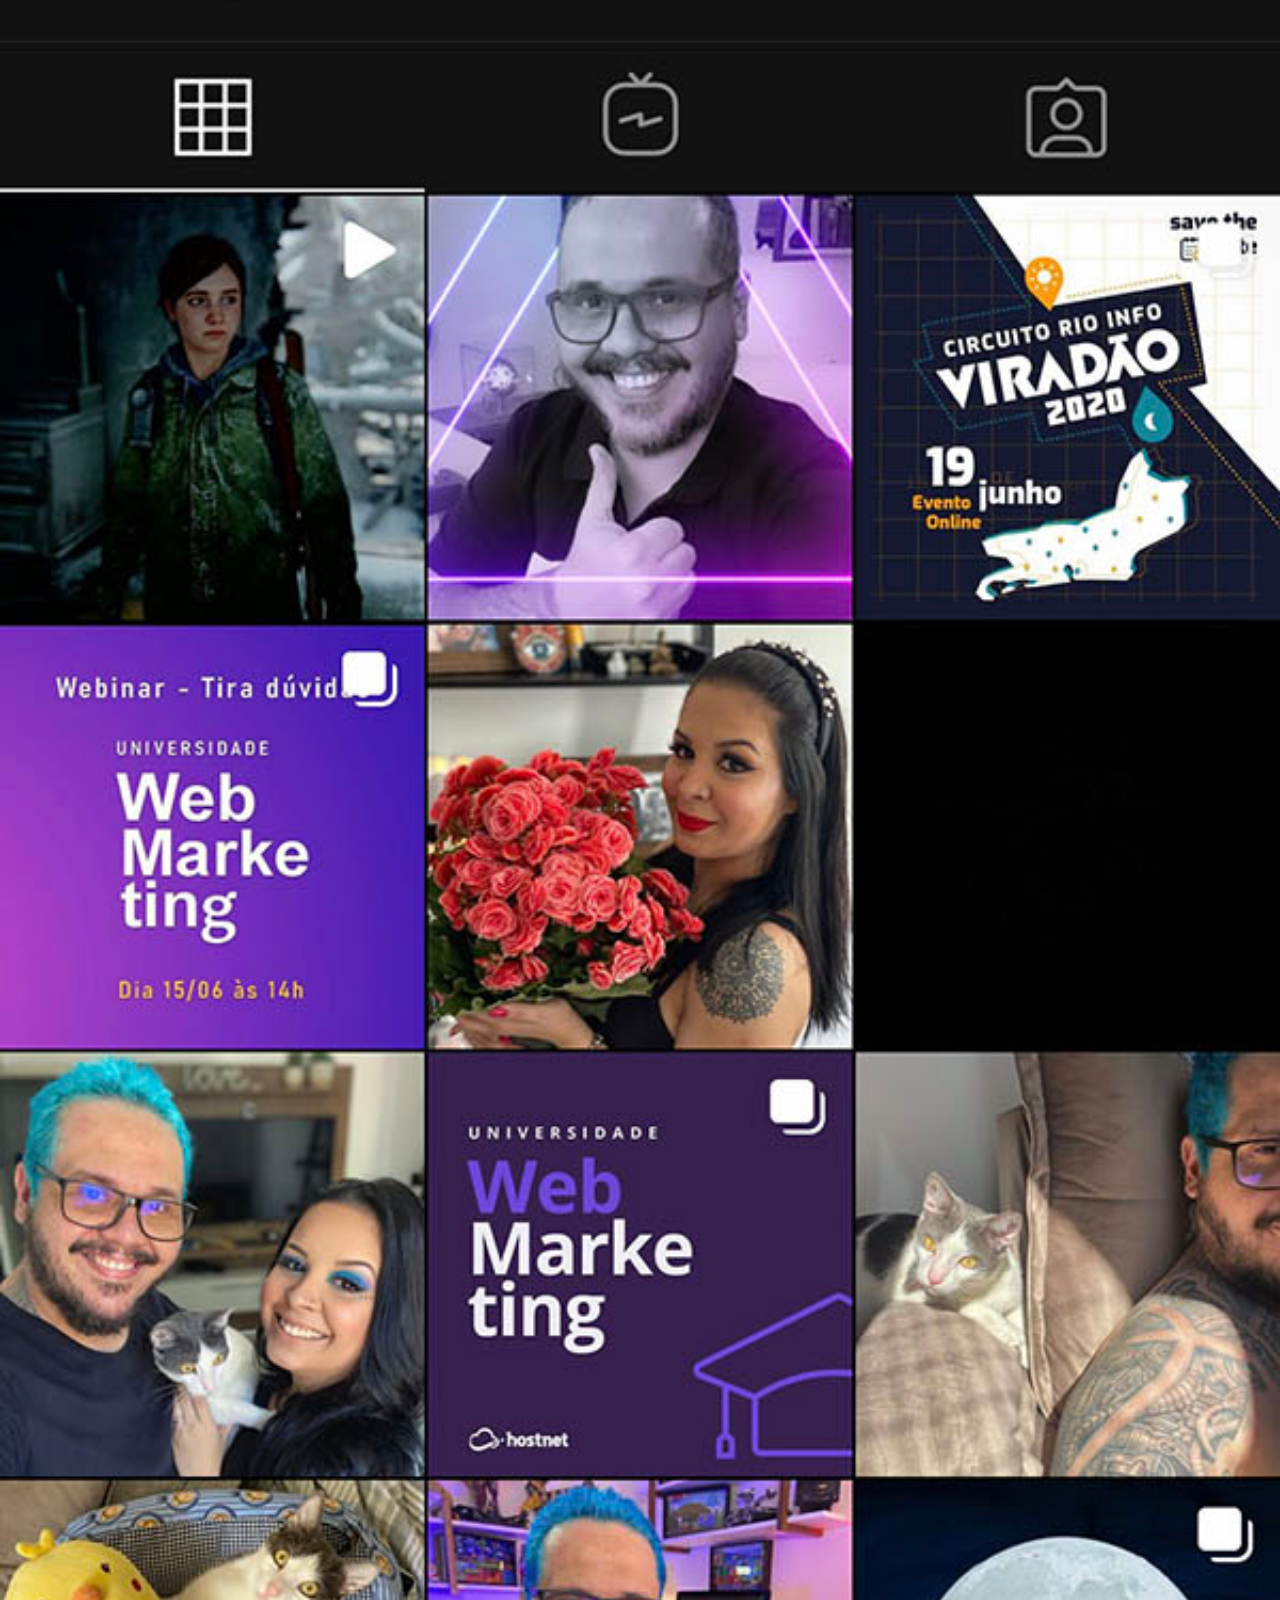
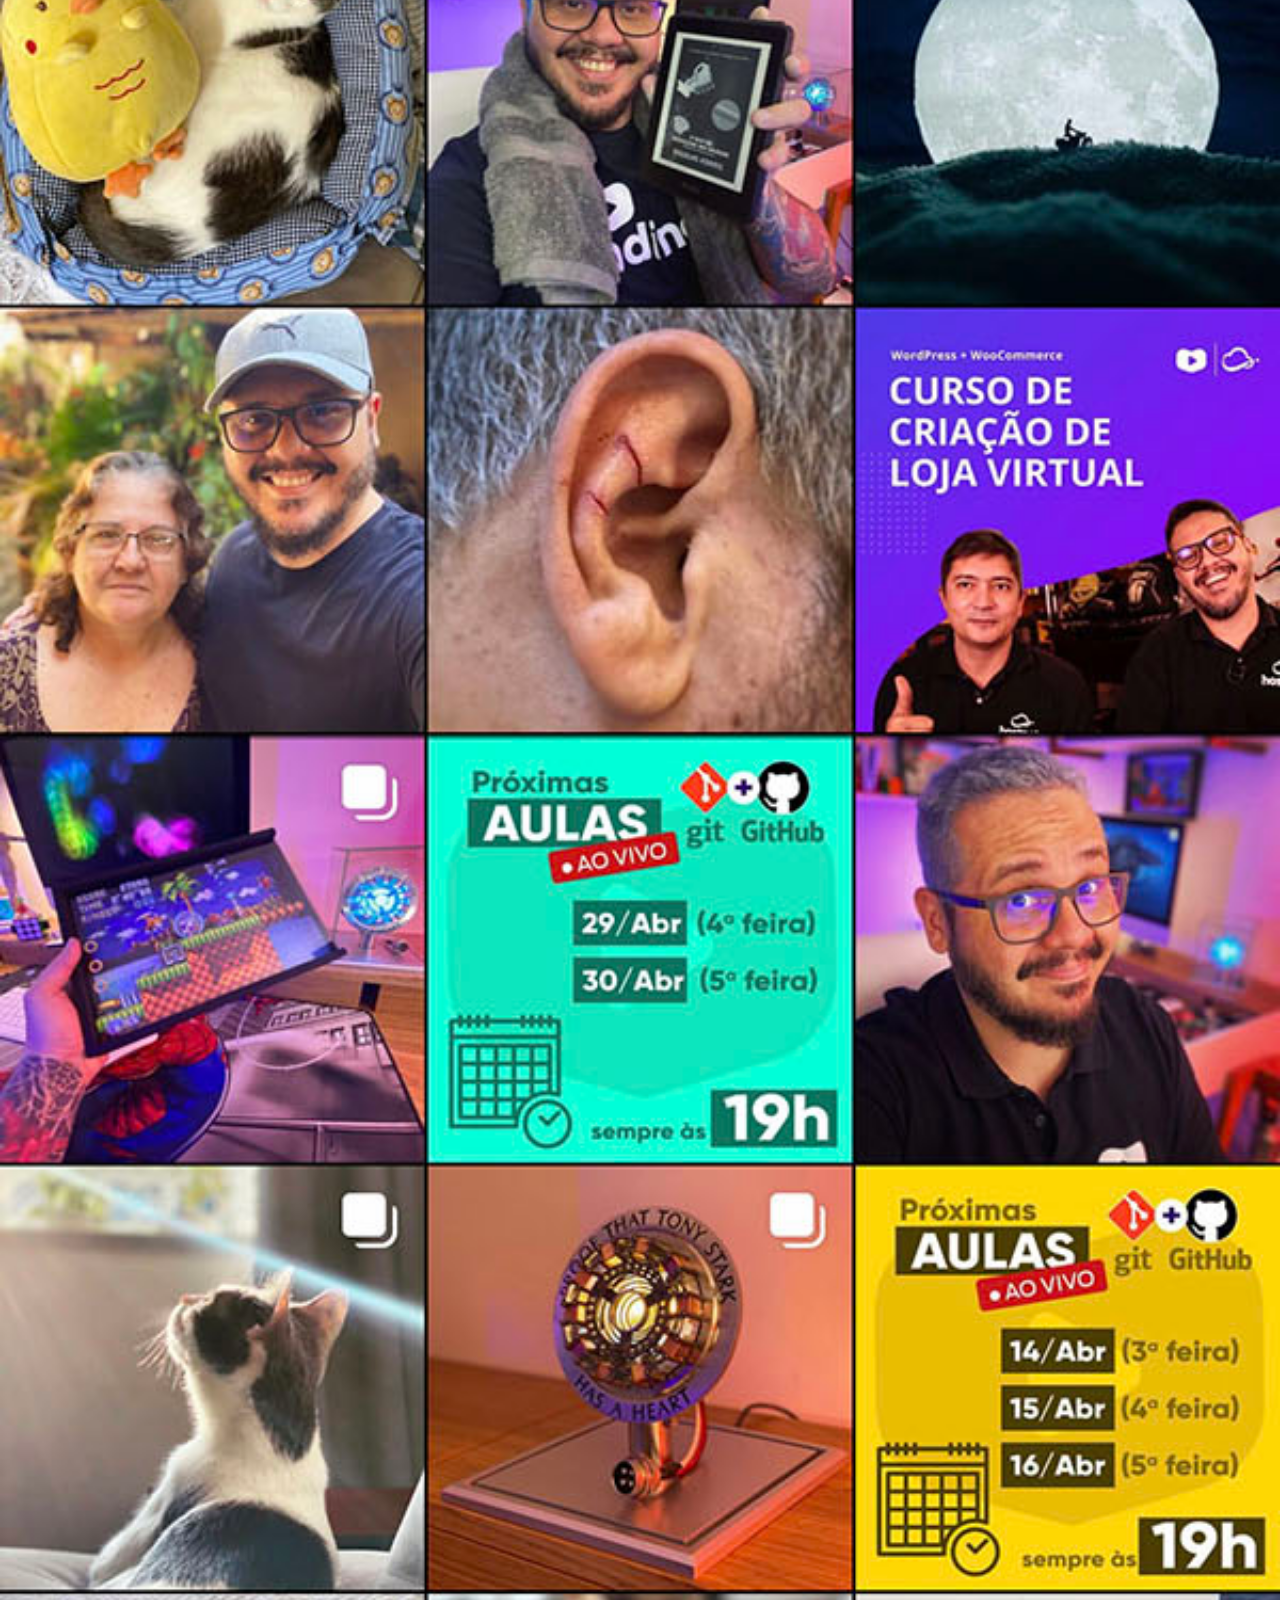
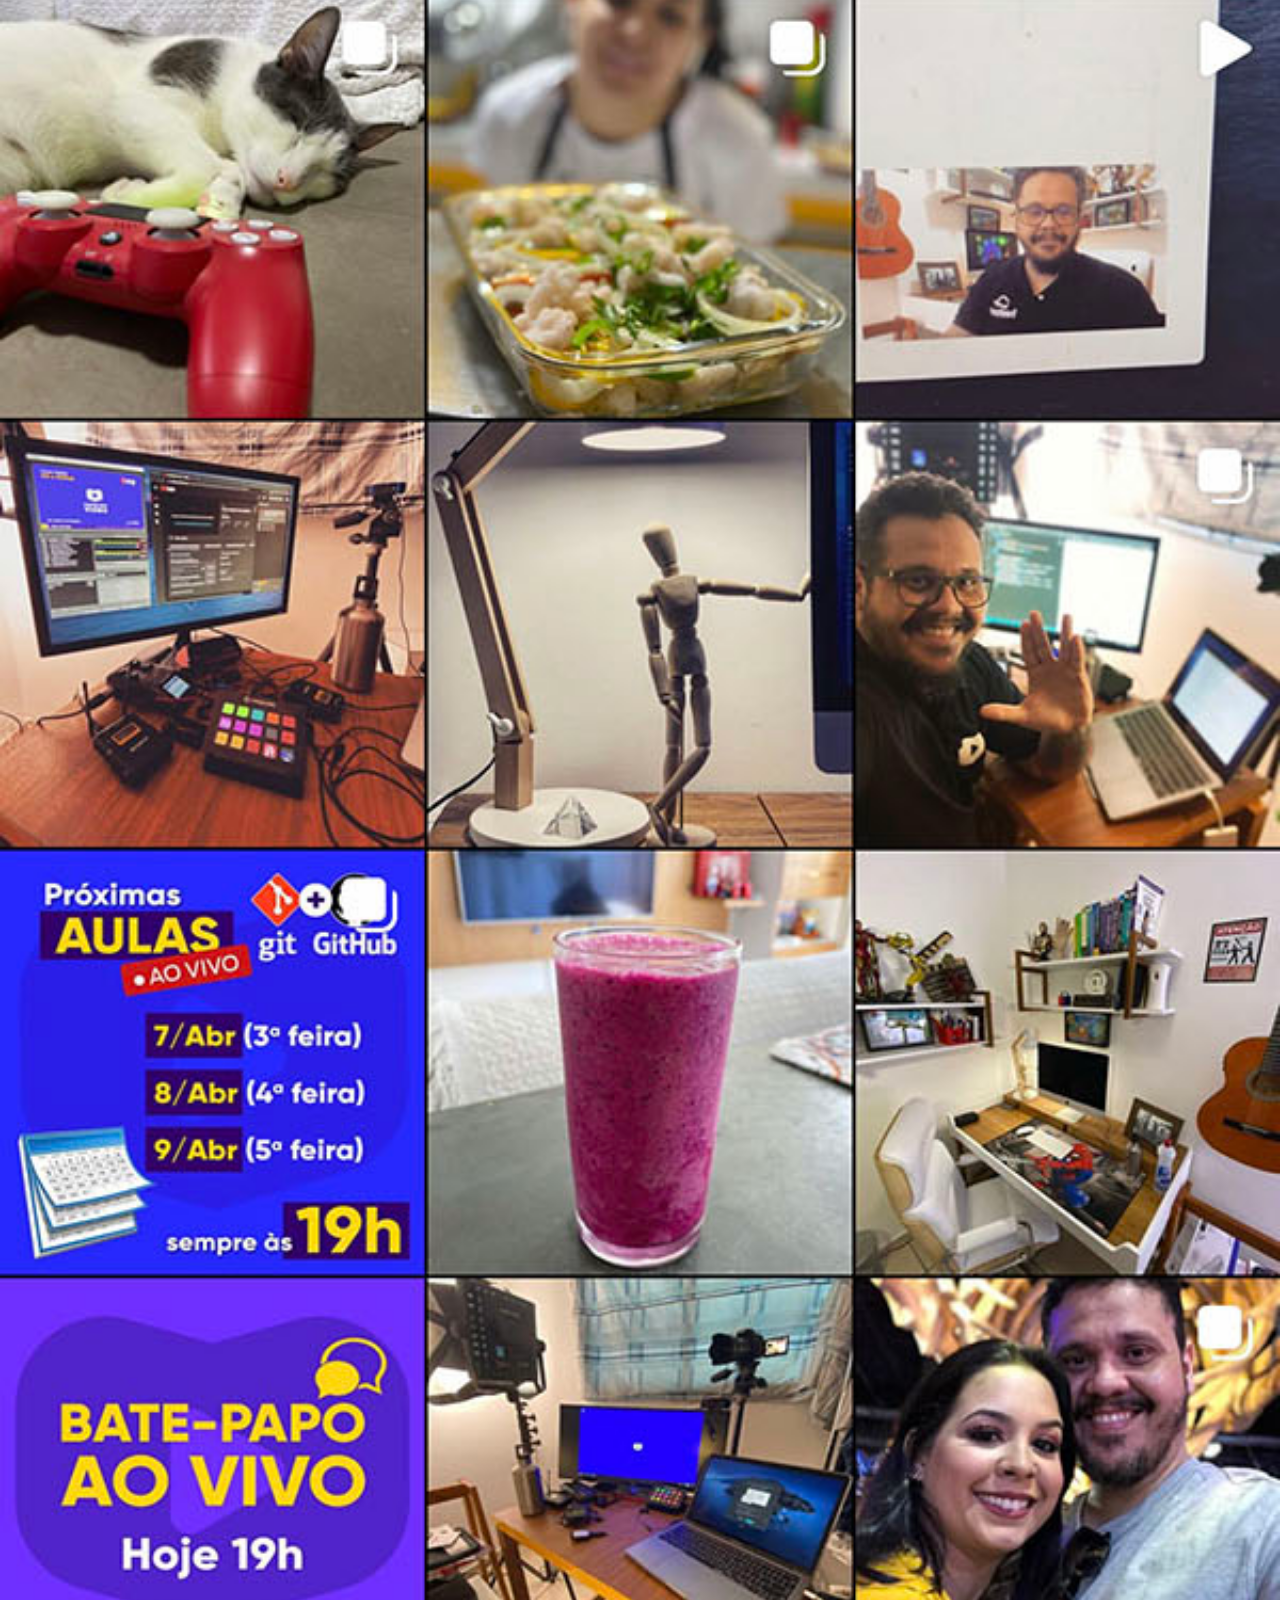
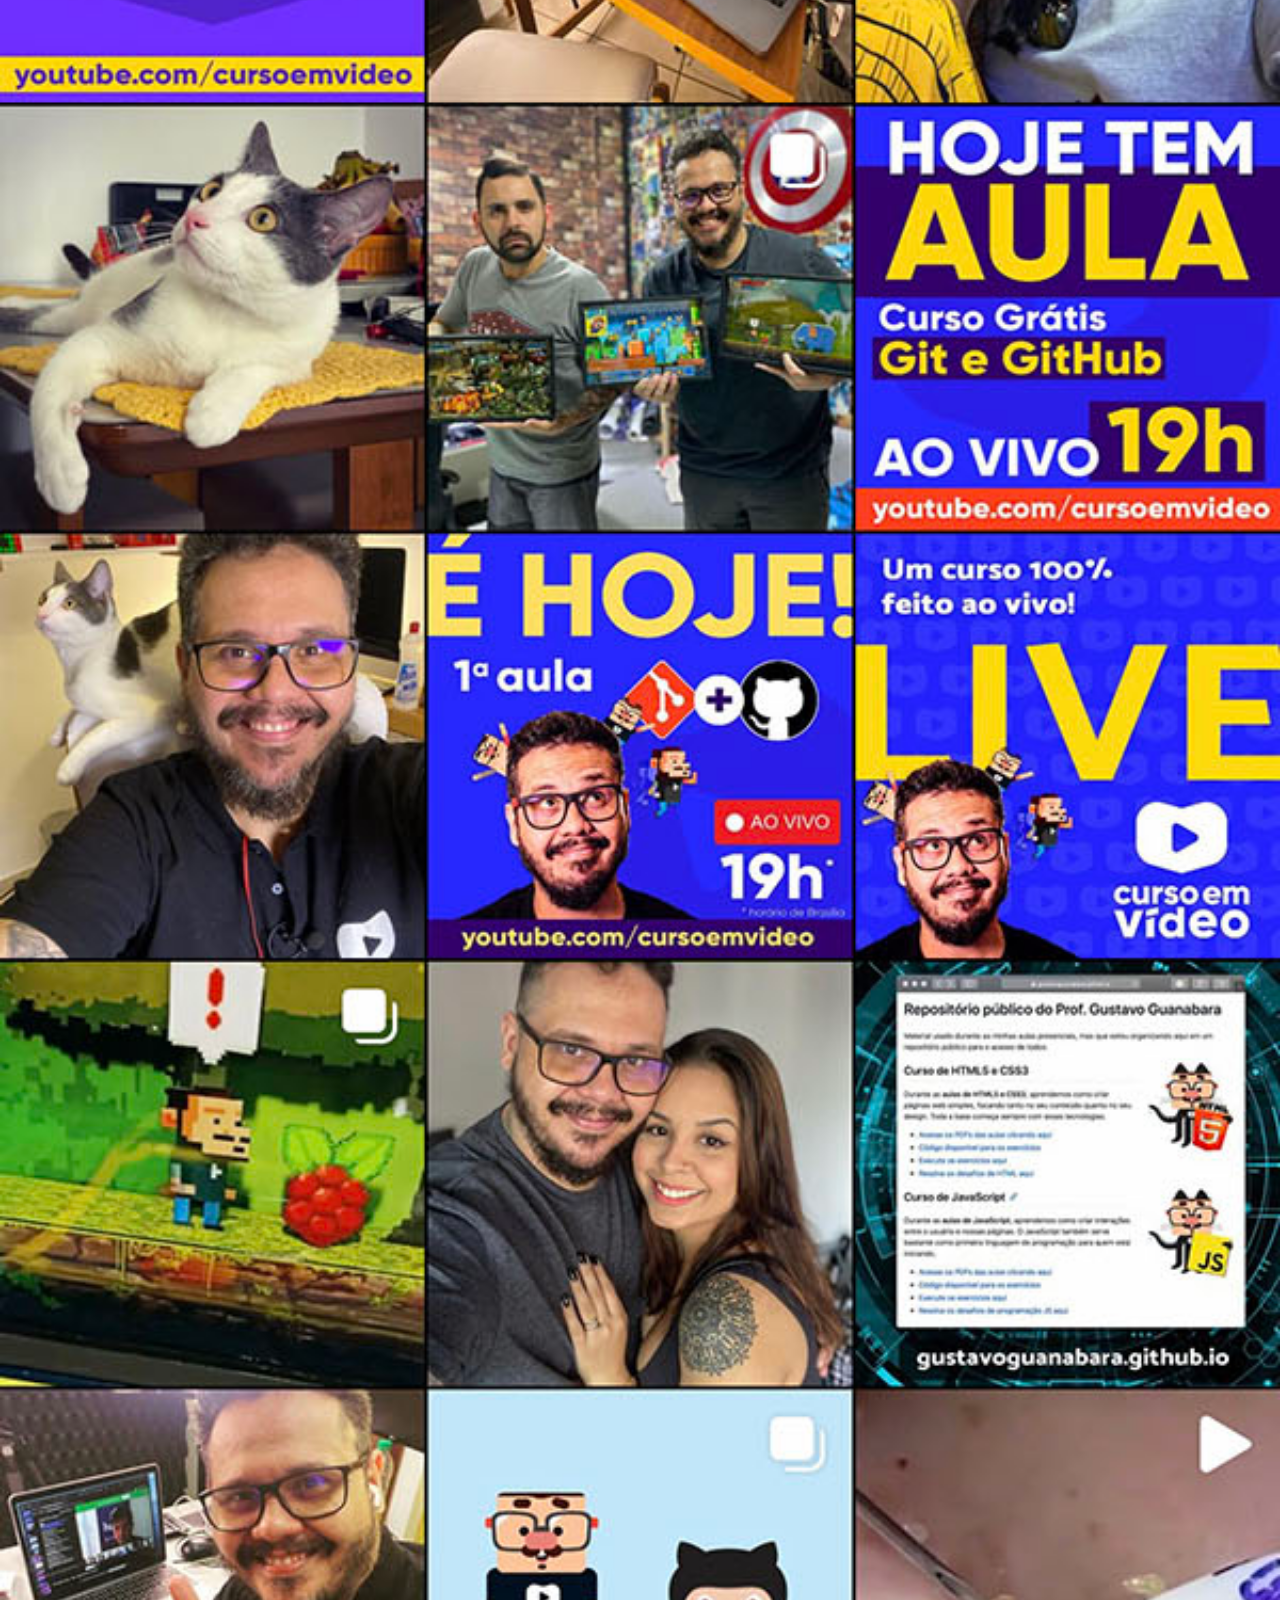
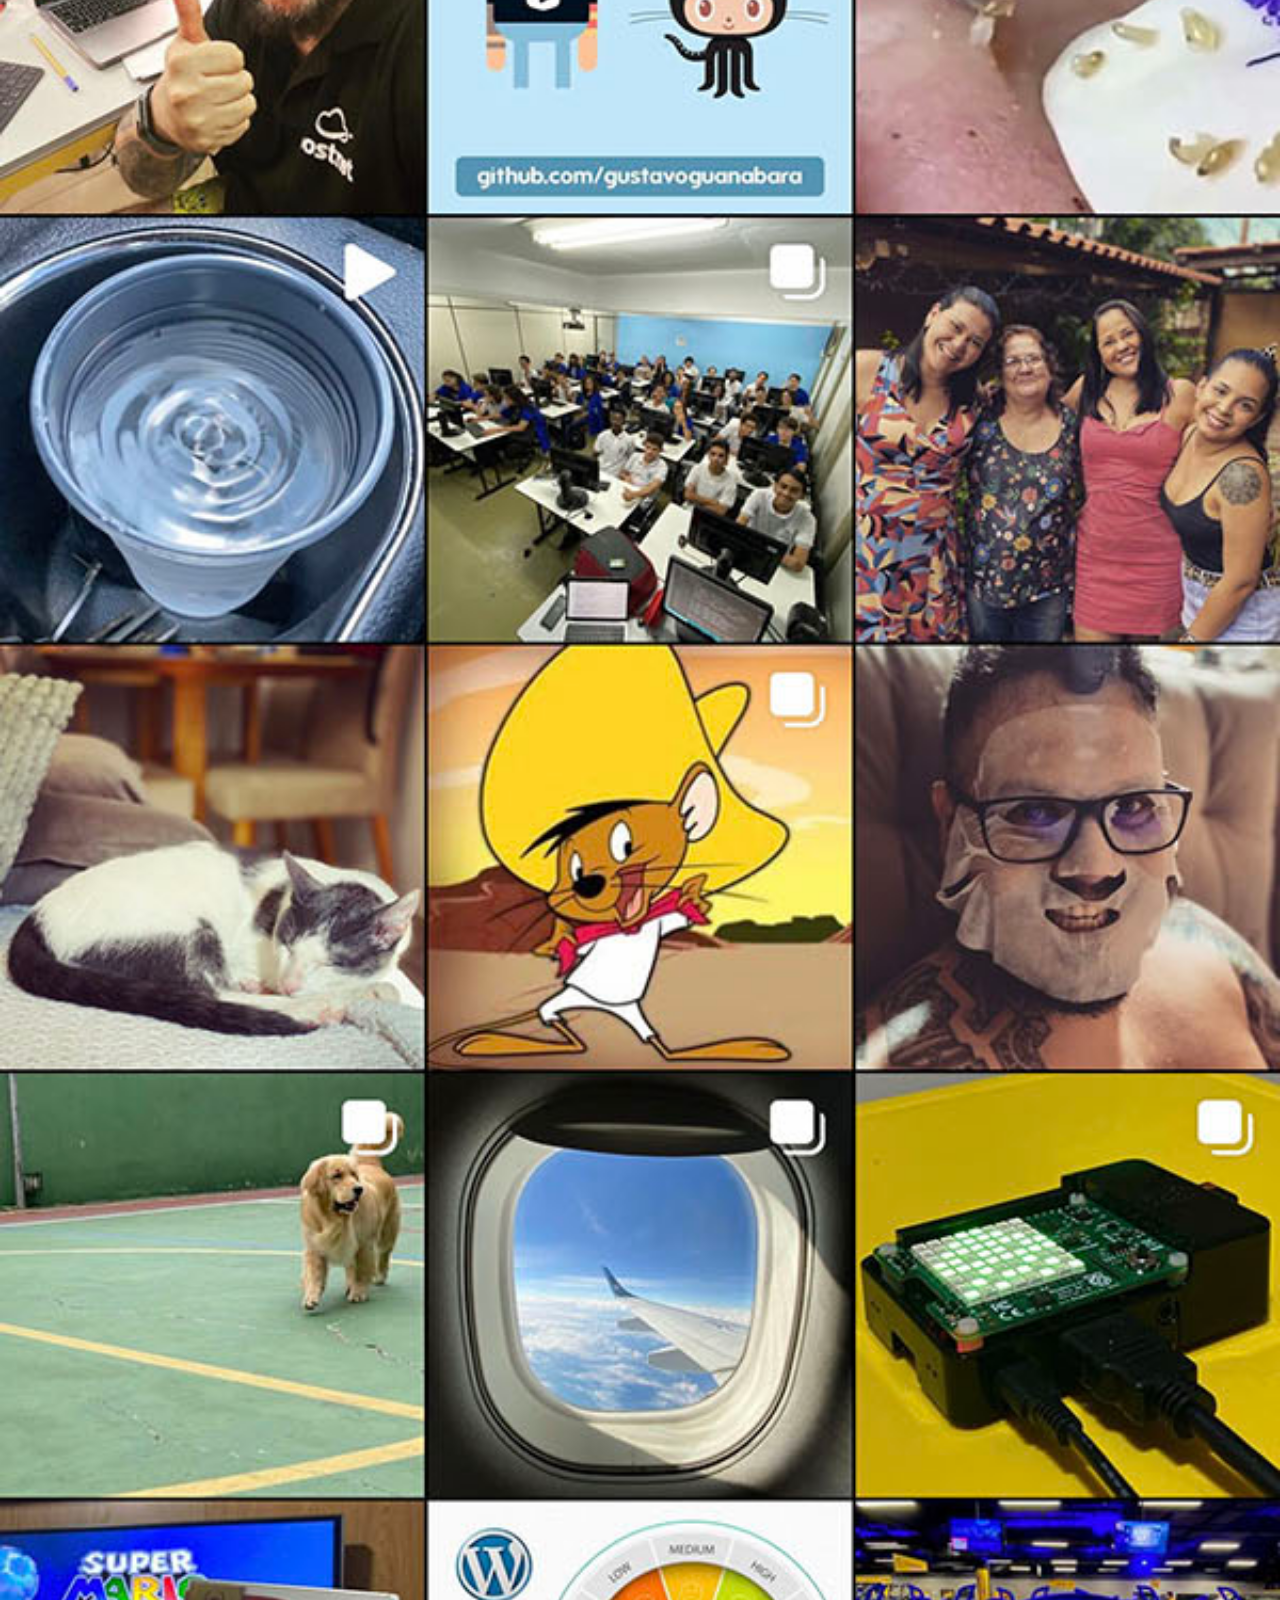
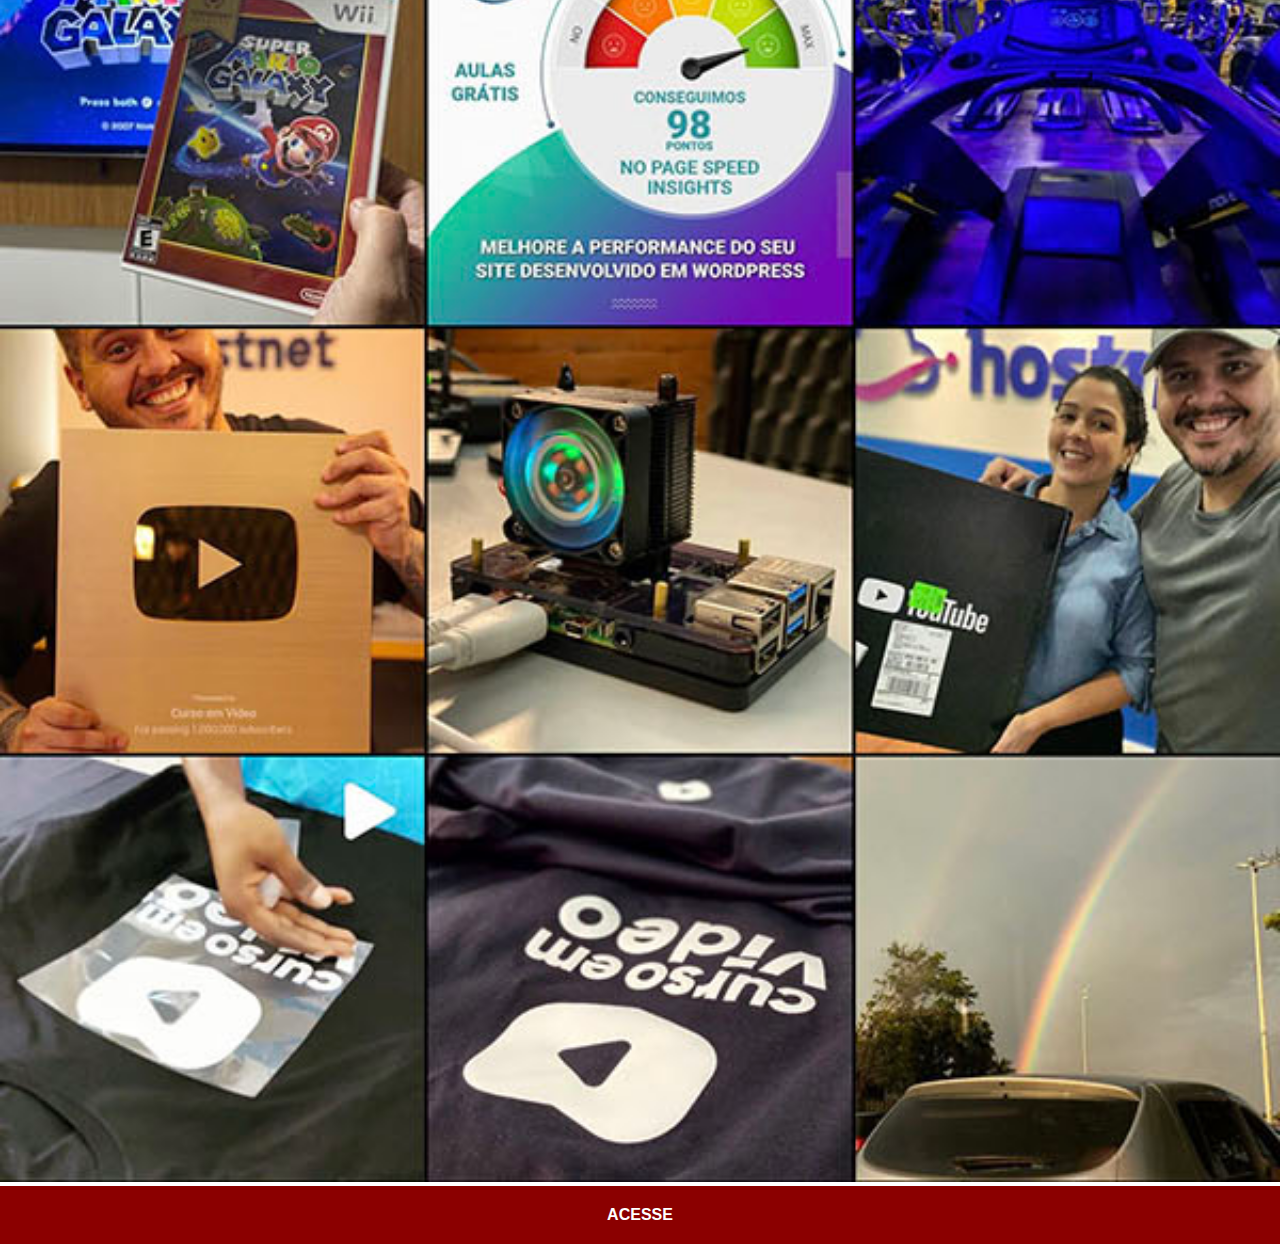
<file: instagram.html>
<!DOCTYPE html>
<html lang="pt-br">
<head>
    <meta charset="UTF-8">
    <meta name="viewport" content="width=device-width, initial-scale=1.0">
    <title>Instagram</title>
    <link rel="stylesheet" href="estilos/social.css">
</head>
<body>
    <img src="imagens/tela-instagram.jpg" alt="Instagram">
    <a href="https://www.instagram.com/gustavoguanabara/" target="_blank">ACESSE</a>
</body>
</html>
</file>
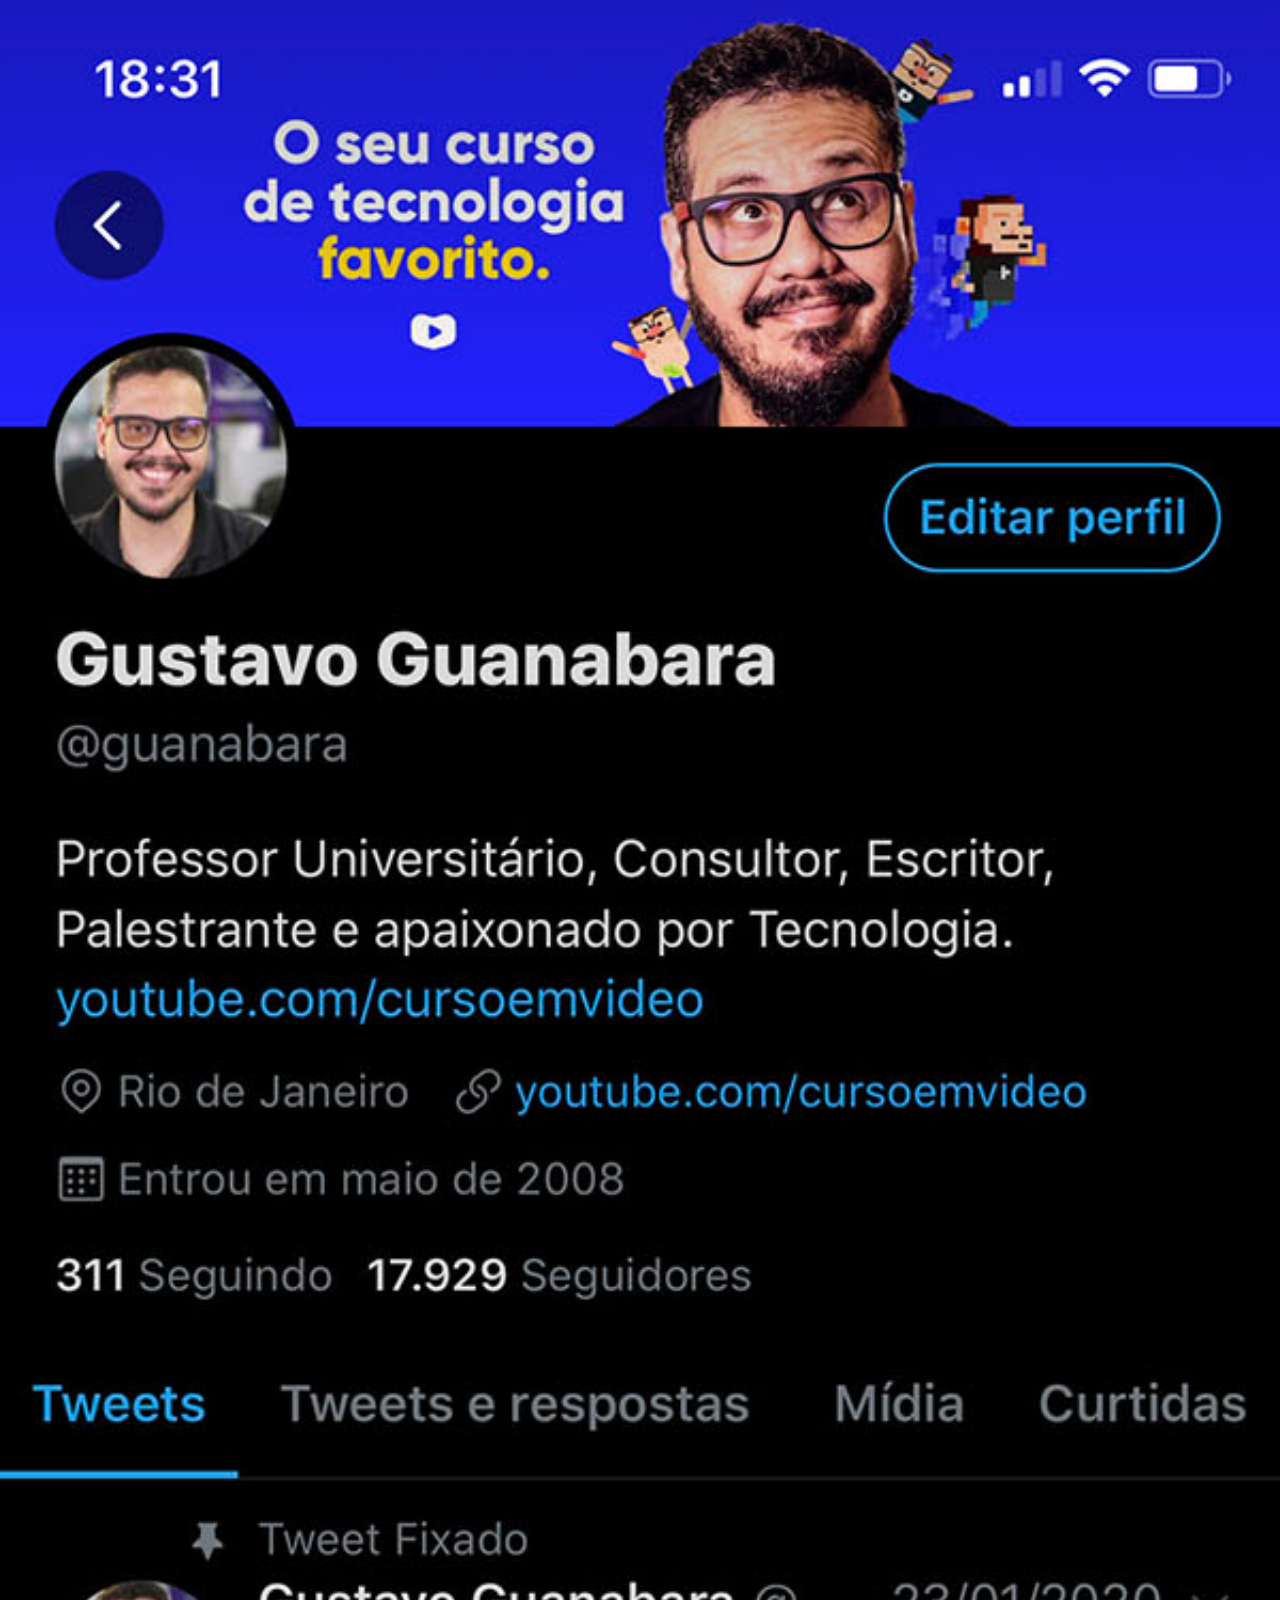
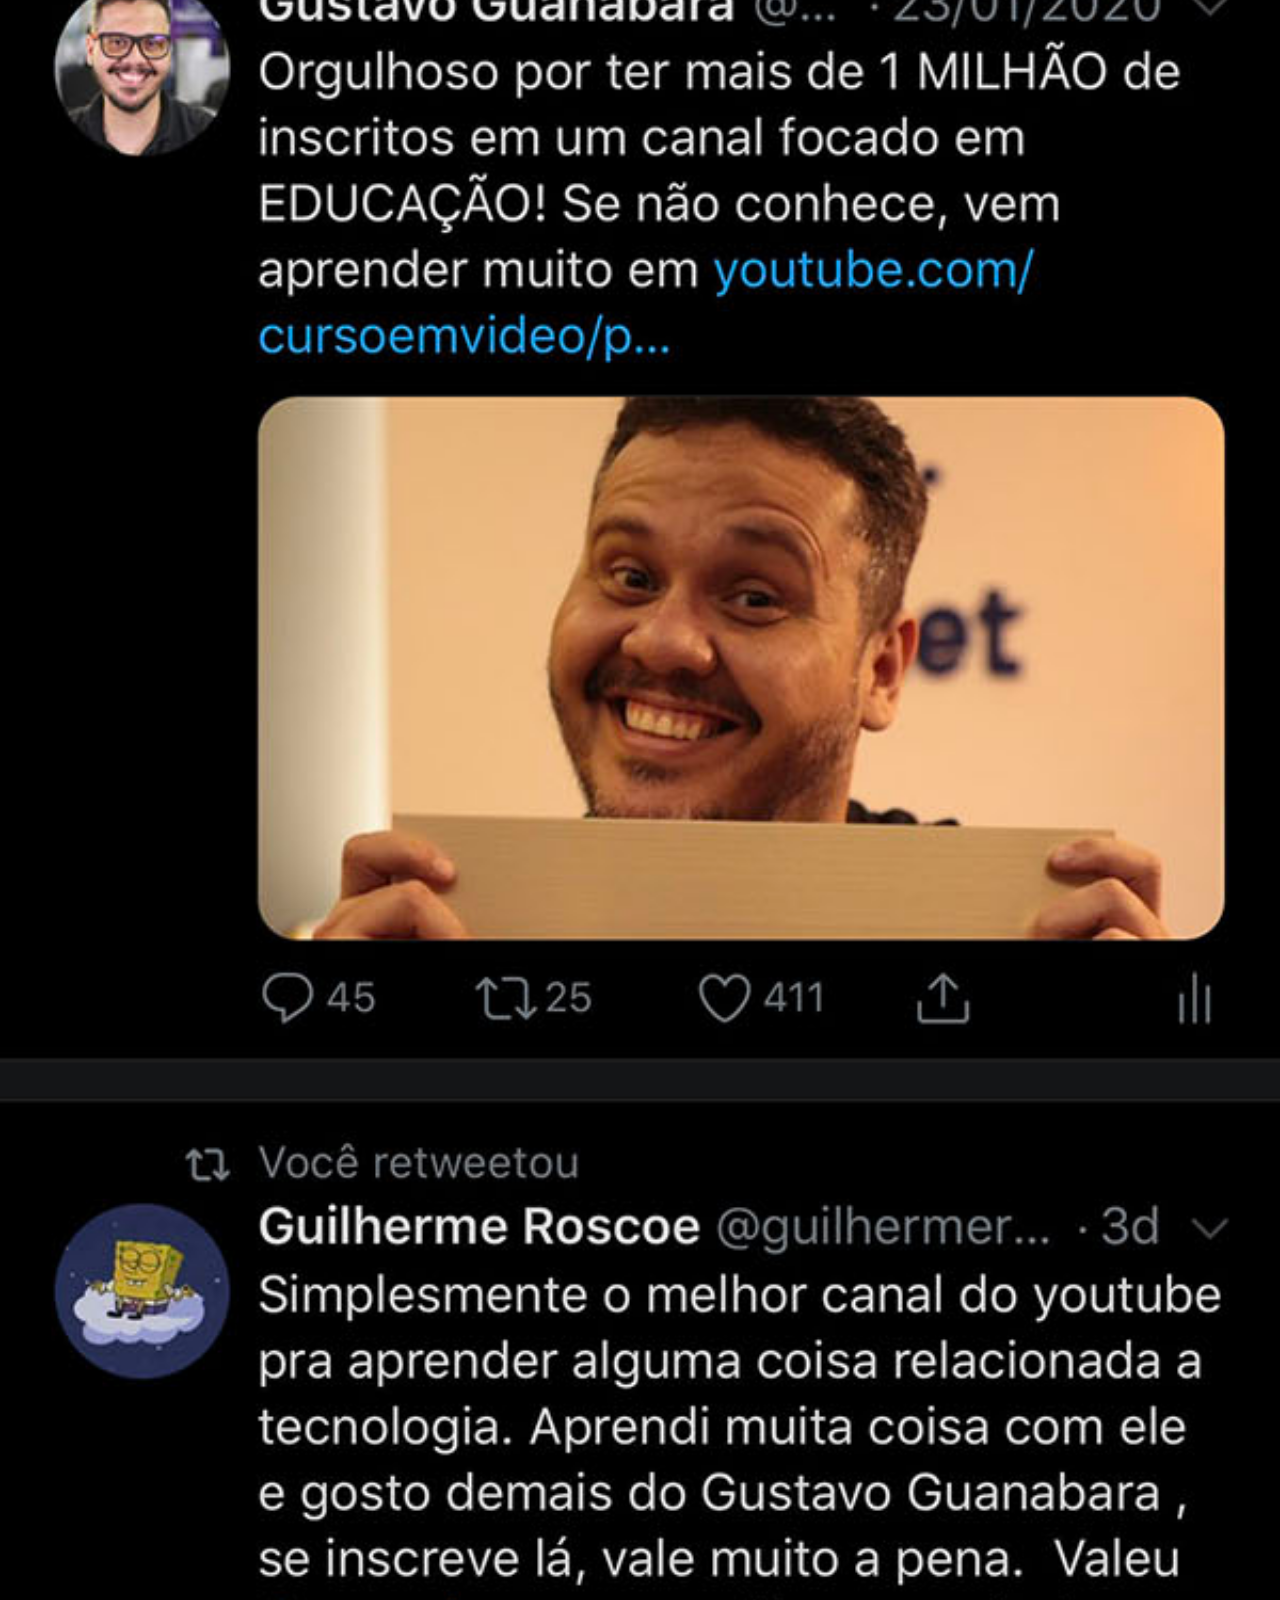
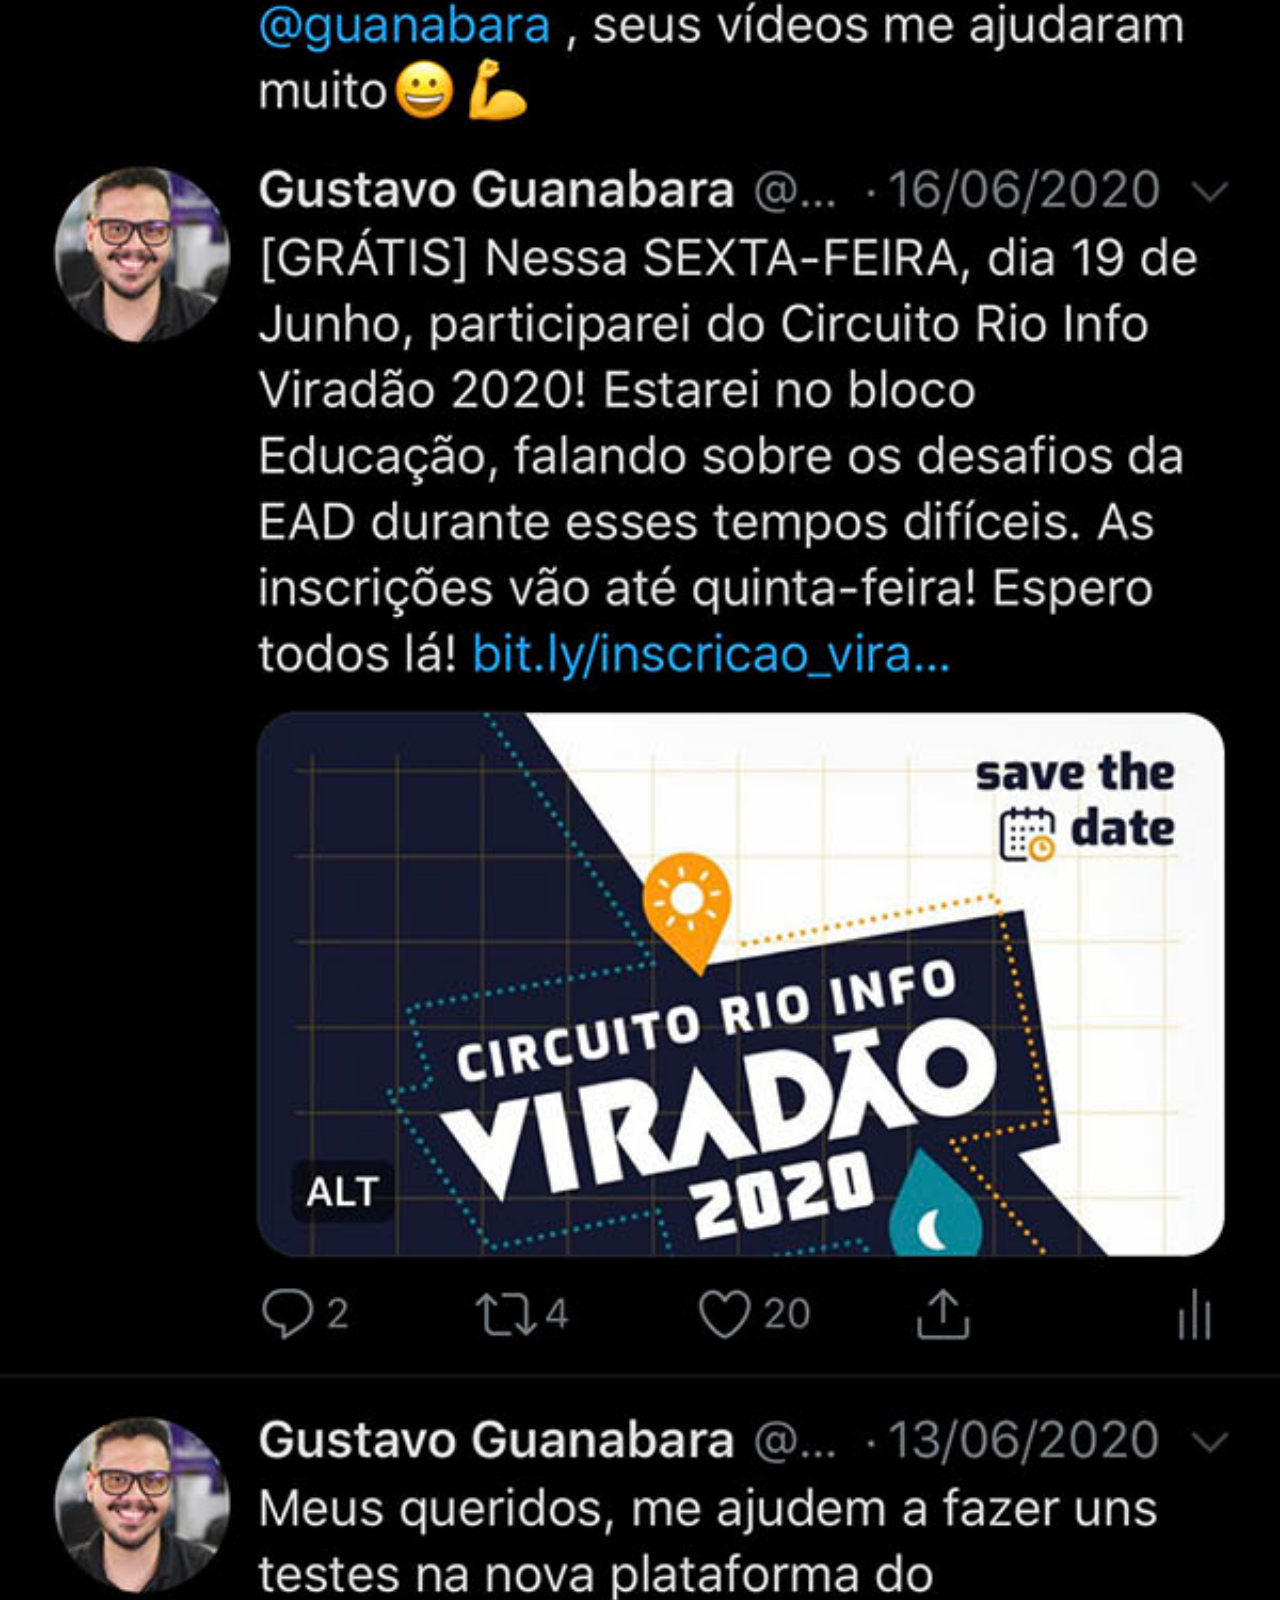
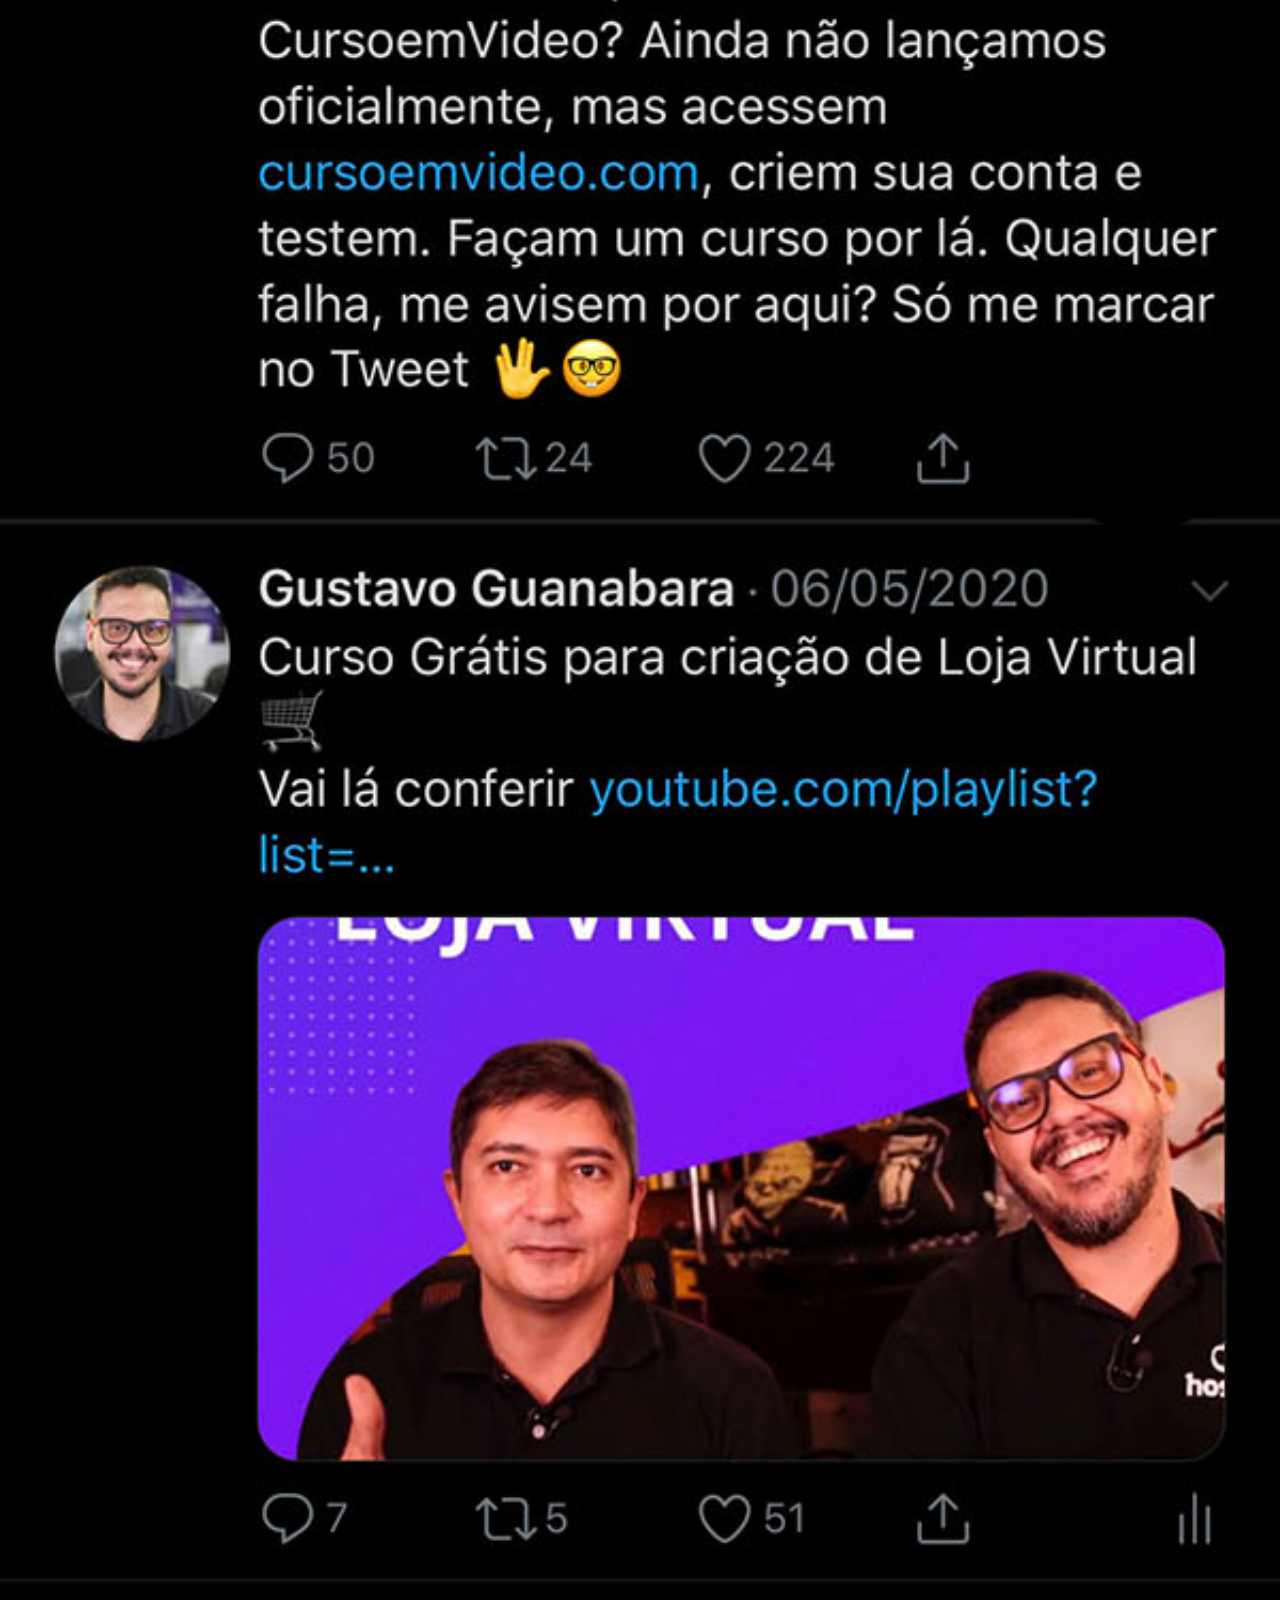
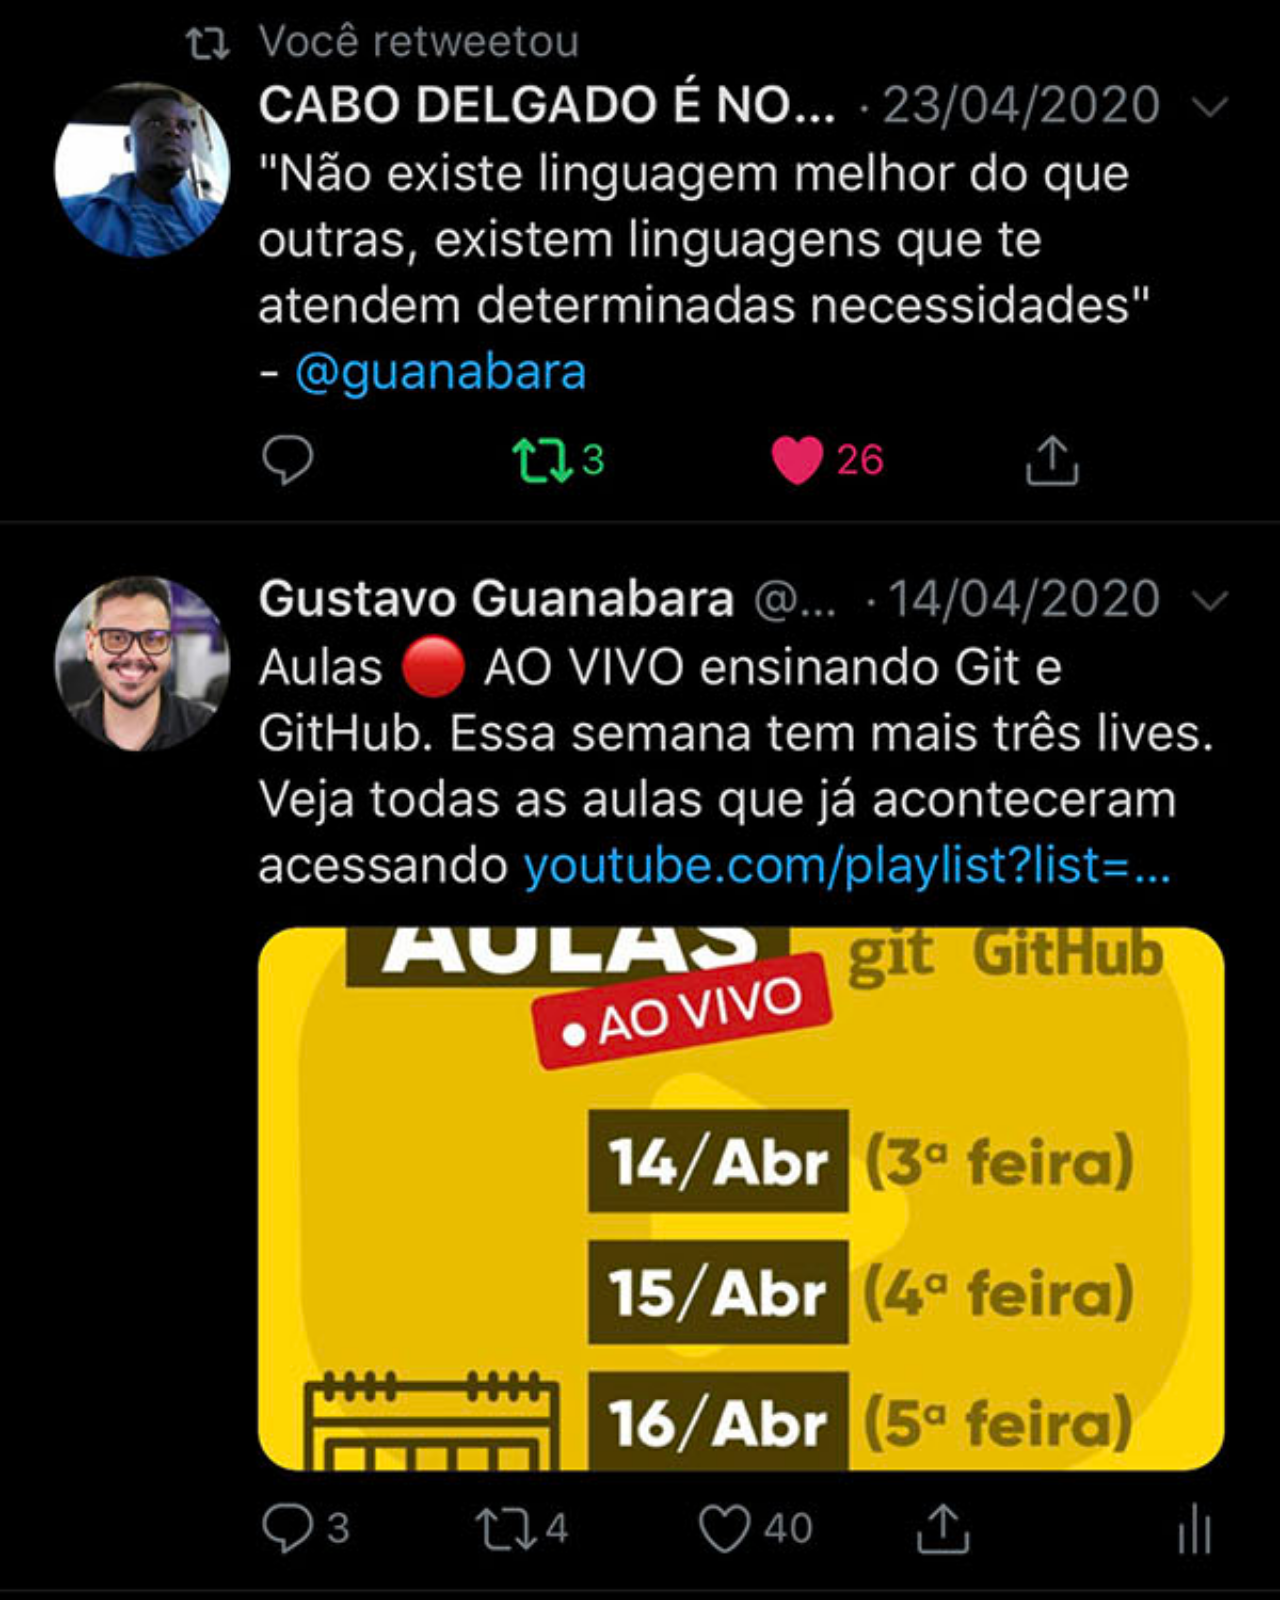
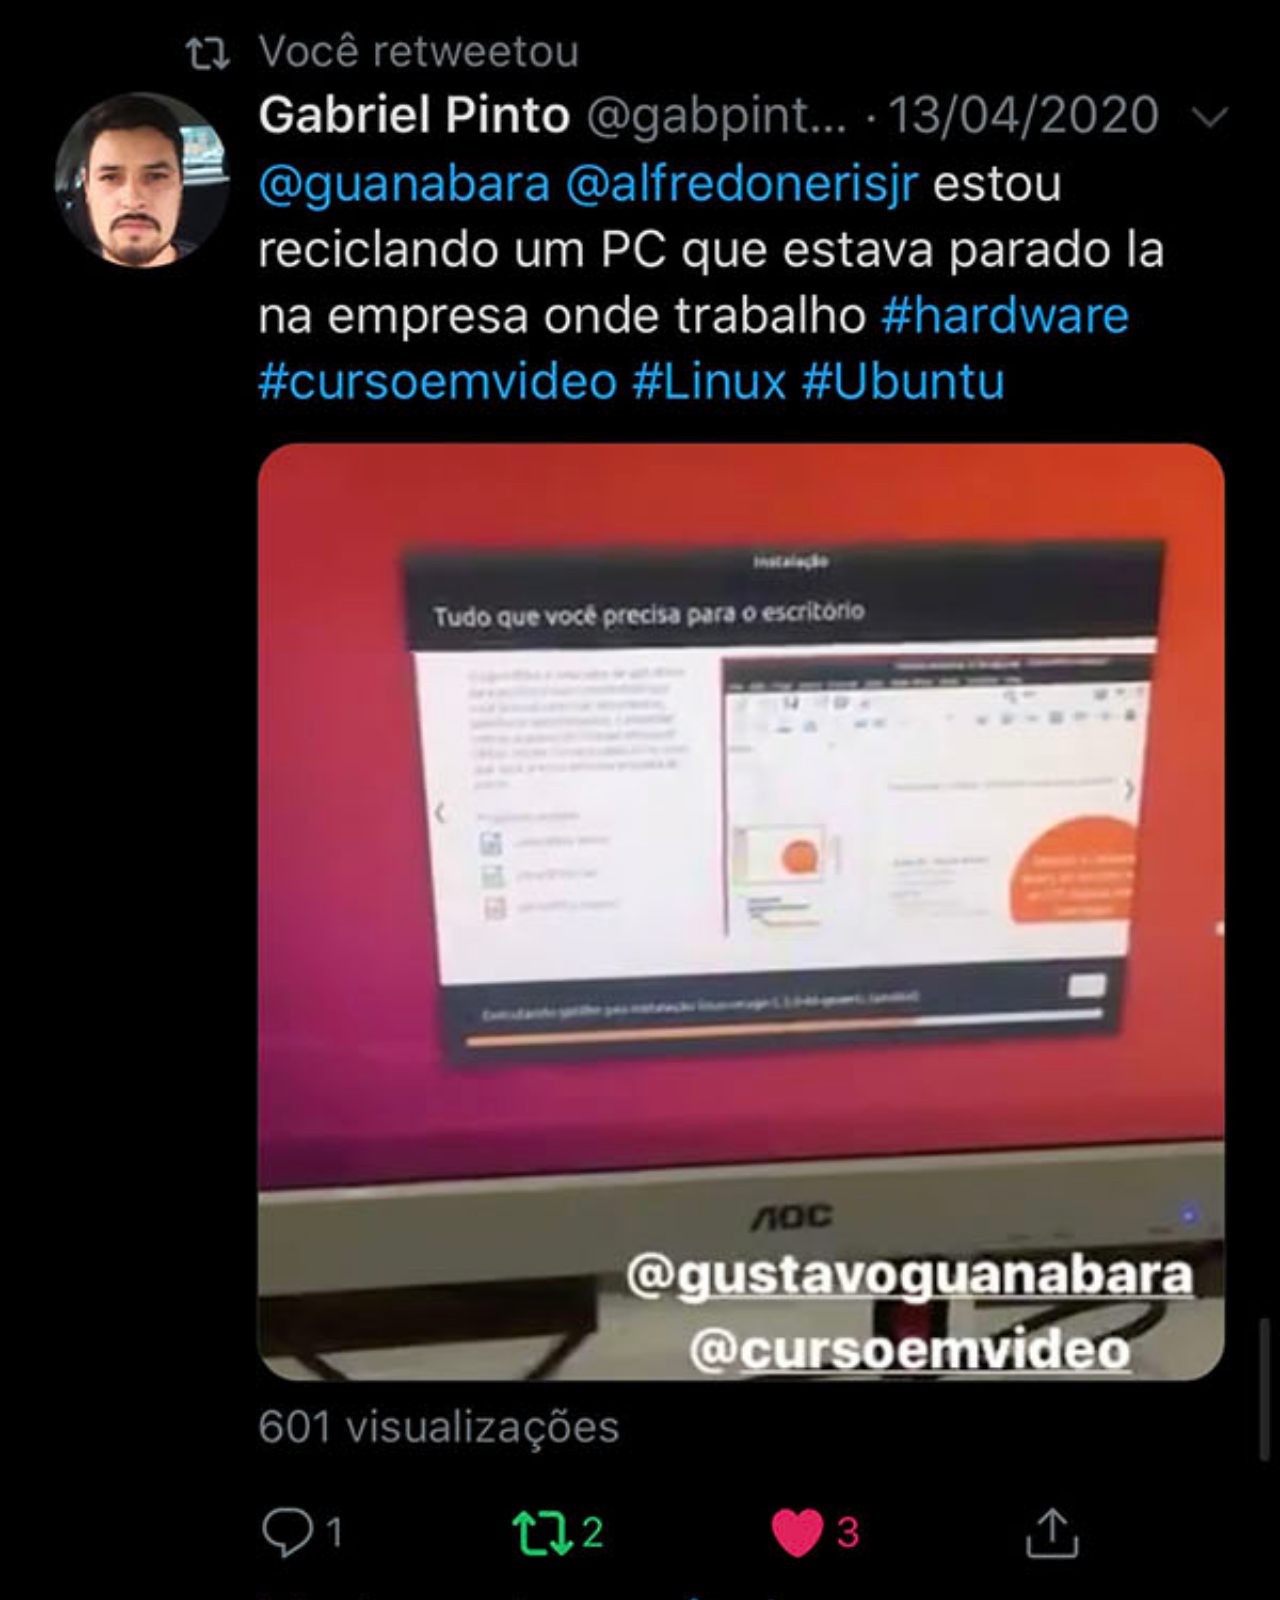
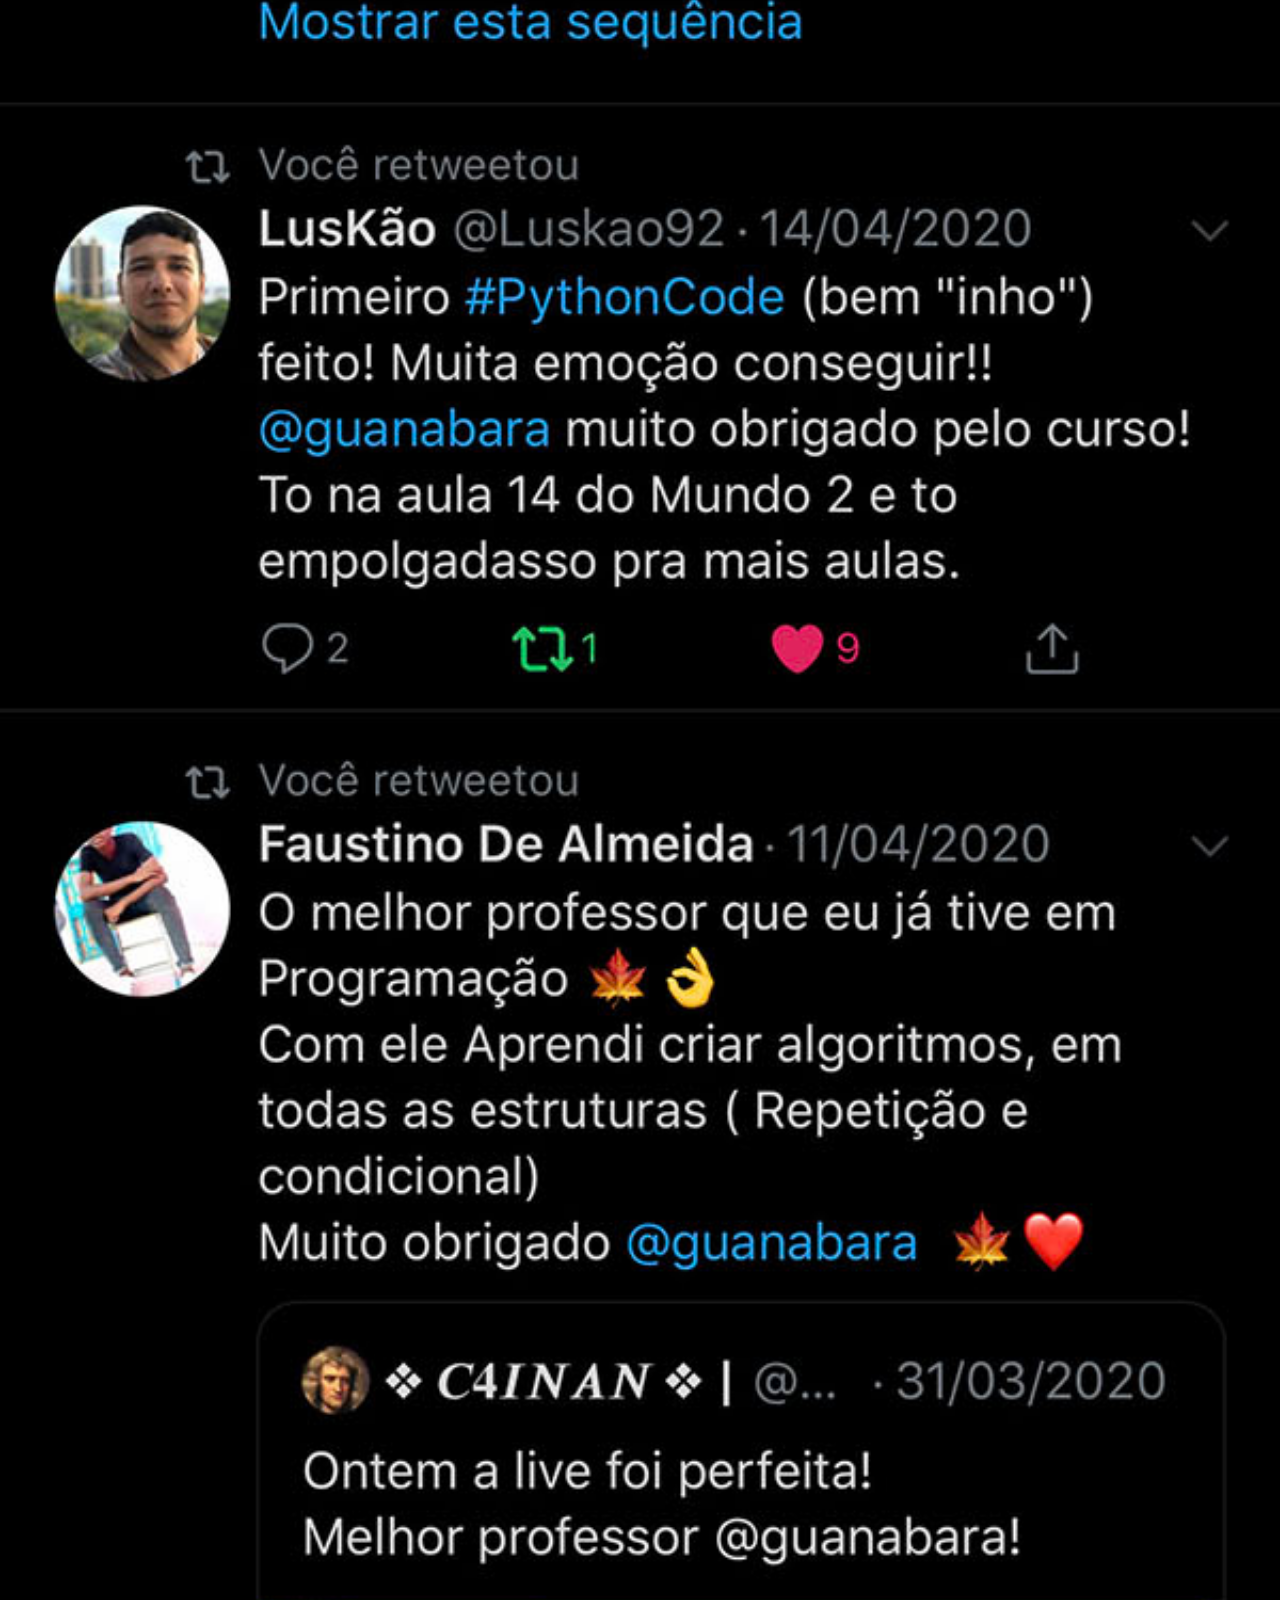
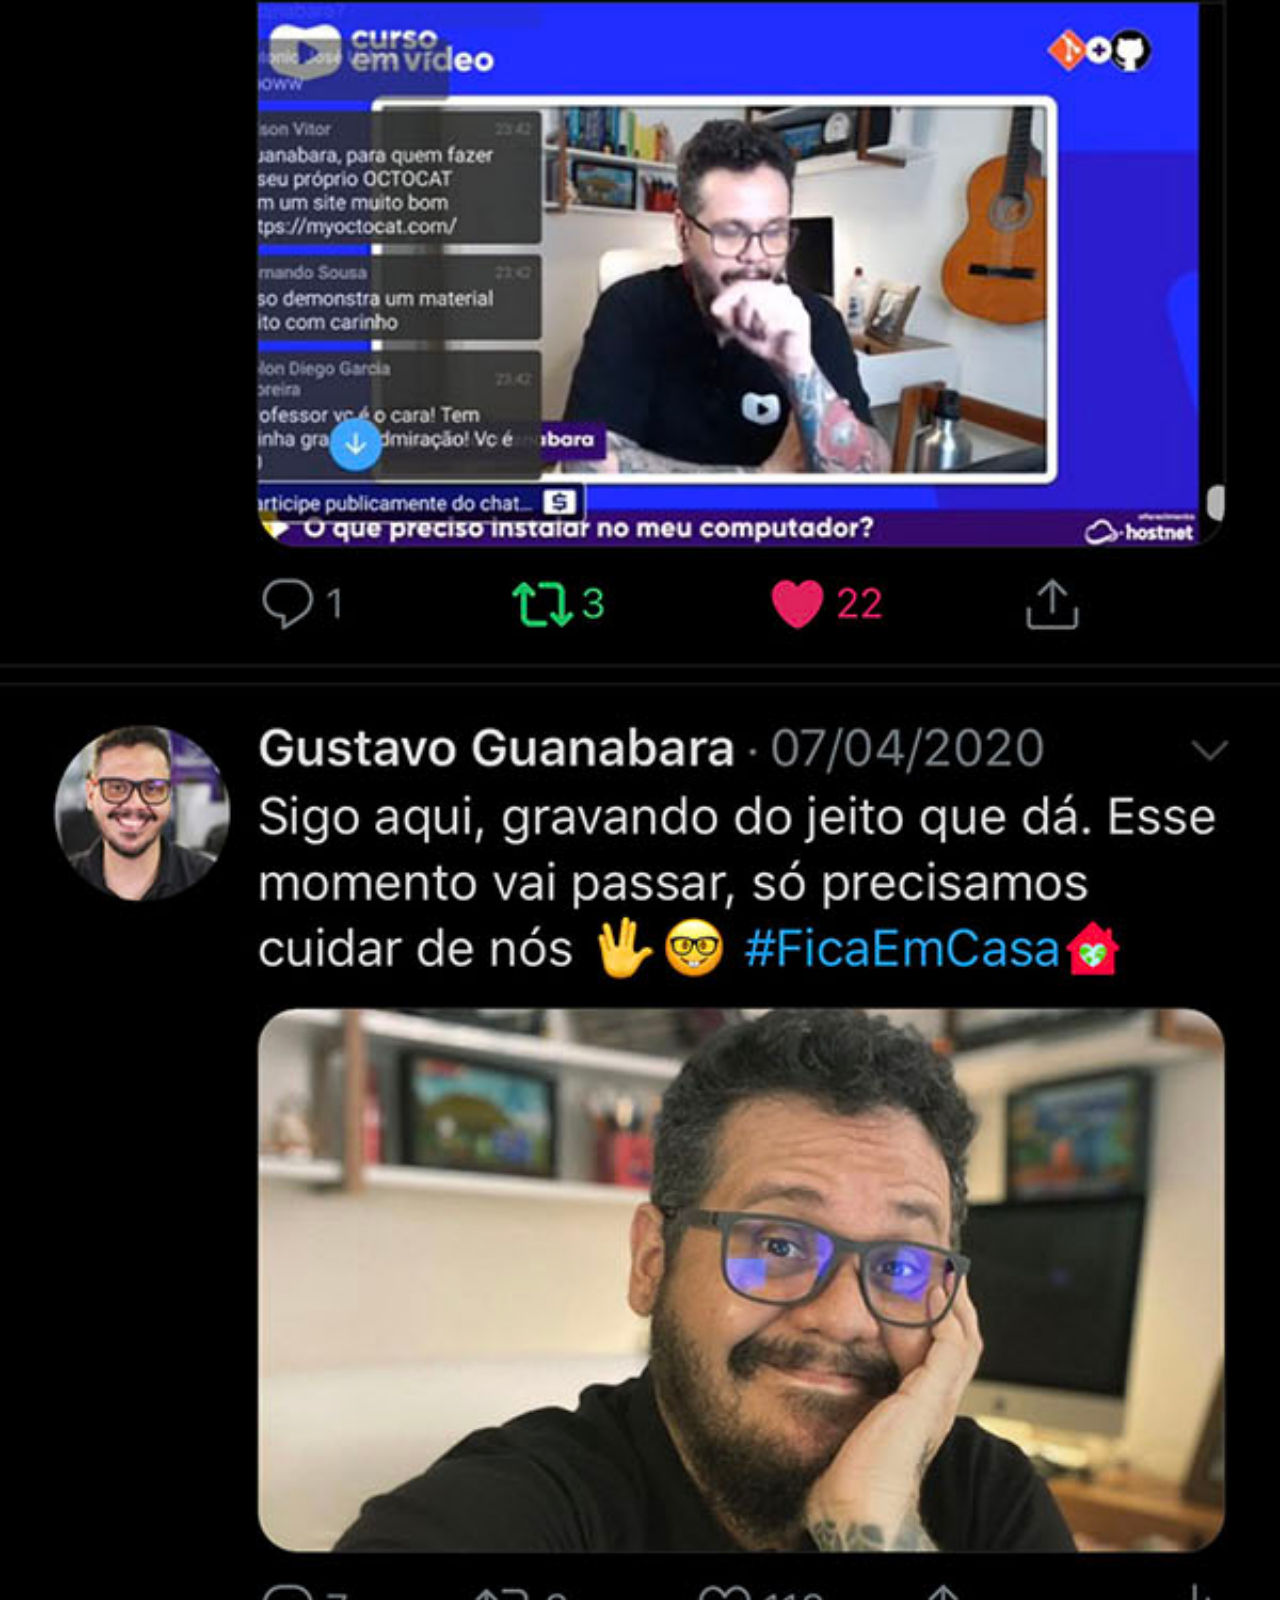
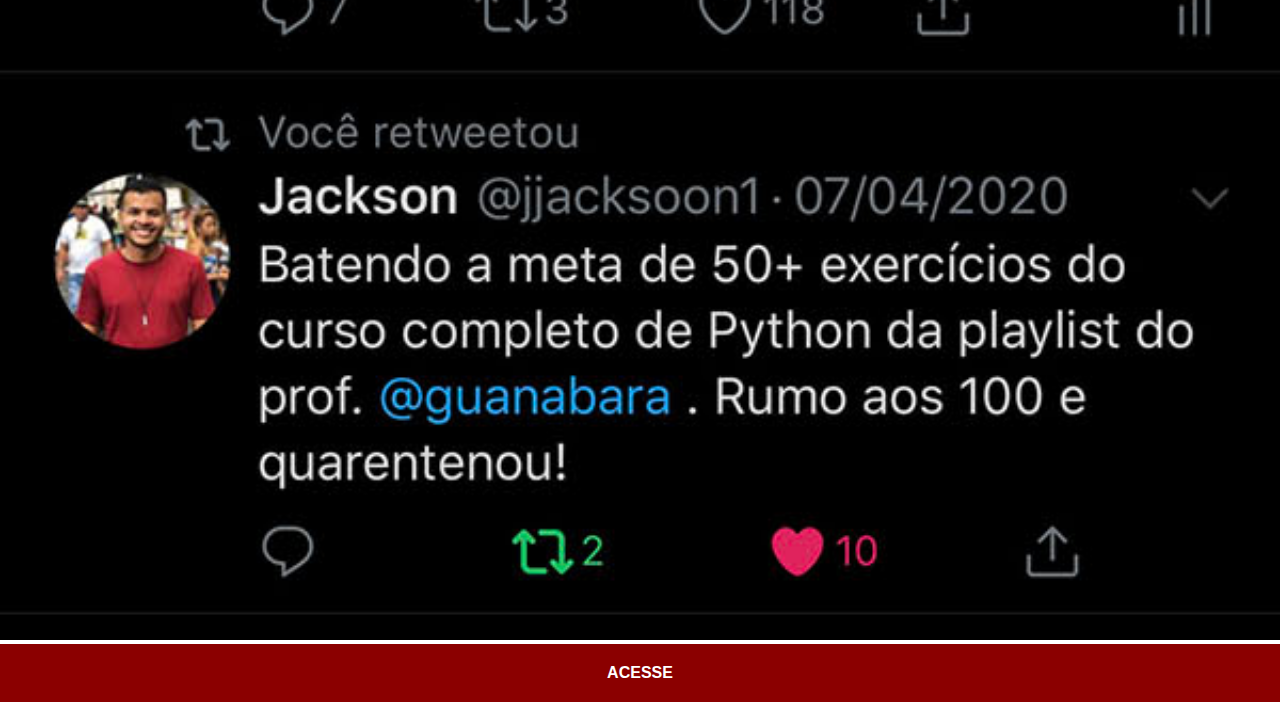
<file: twitter.html>
<!DOCTYPE html>
<html lang="pt-br">
<head>
    <meta charset="UTF-8">
    <meta name="viewport" content="width=device-width, initial-scale=1.0">
    <title>Twitter</title>
    <link rel="stylesheet" href="estilos/social.css">
</head>
<body>
    <img src="imagens/tela-twitter.jpg" alt="Twitter">
    <a href="https://x.com/guanabara" target="_blank">ACESSE</a>
</body>
</html>
</file>
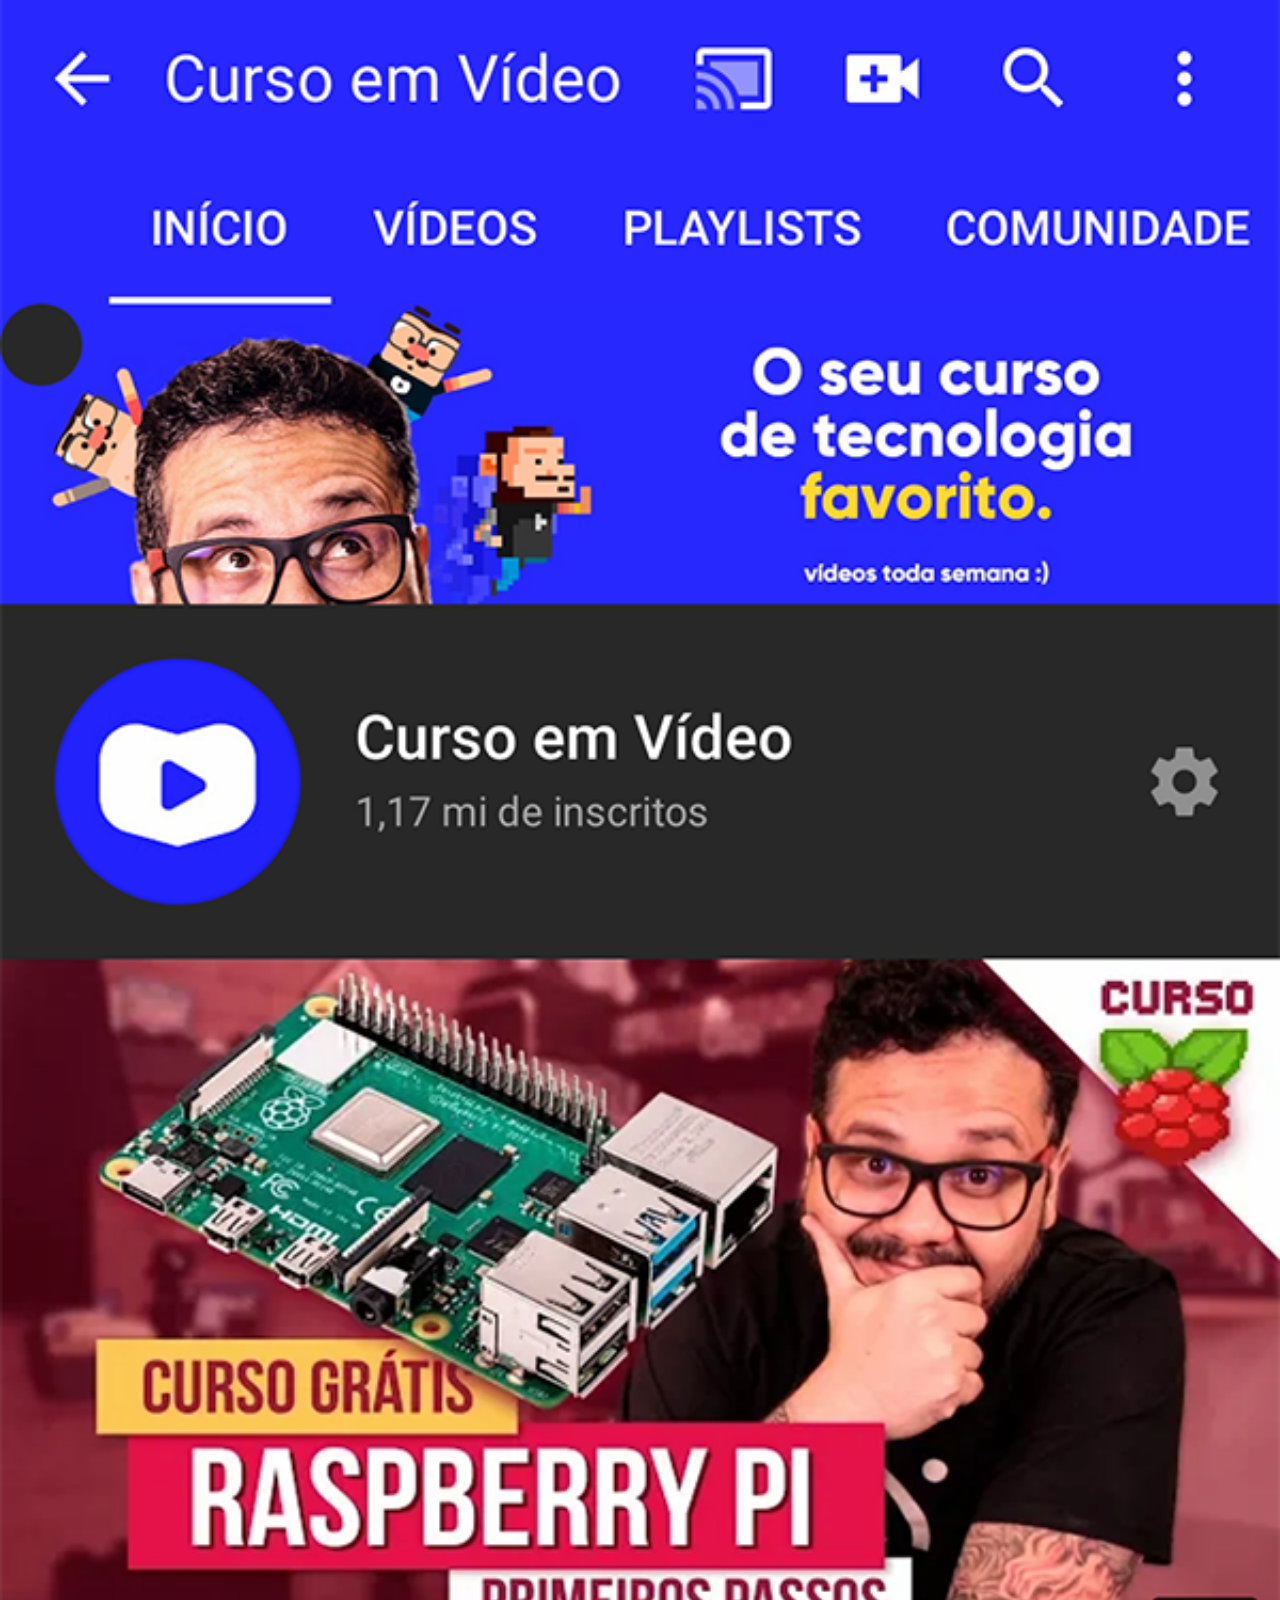
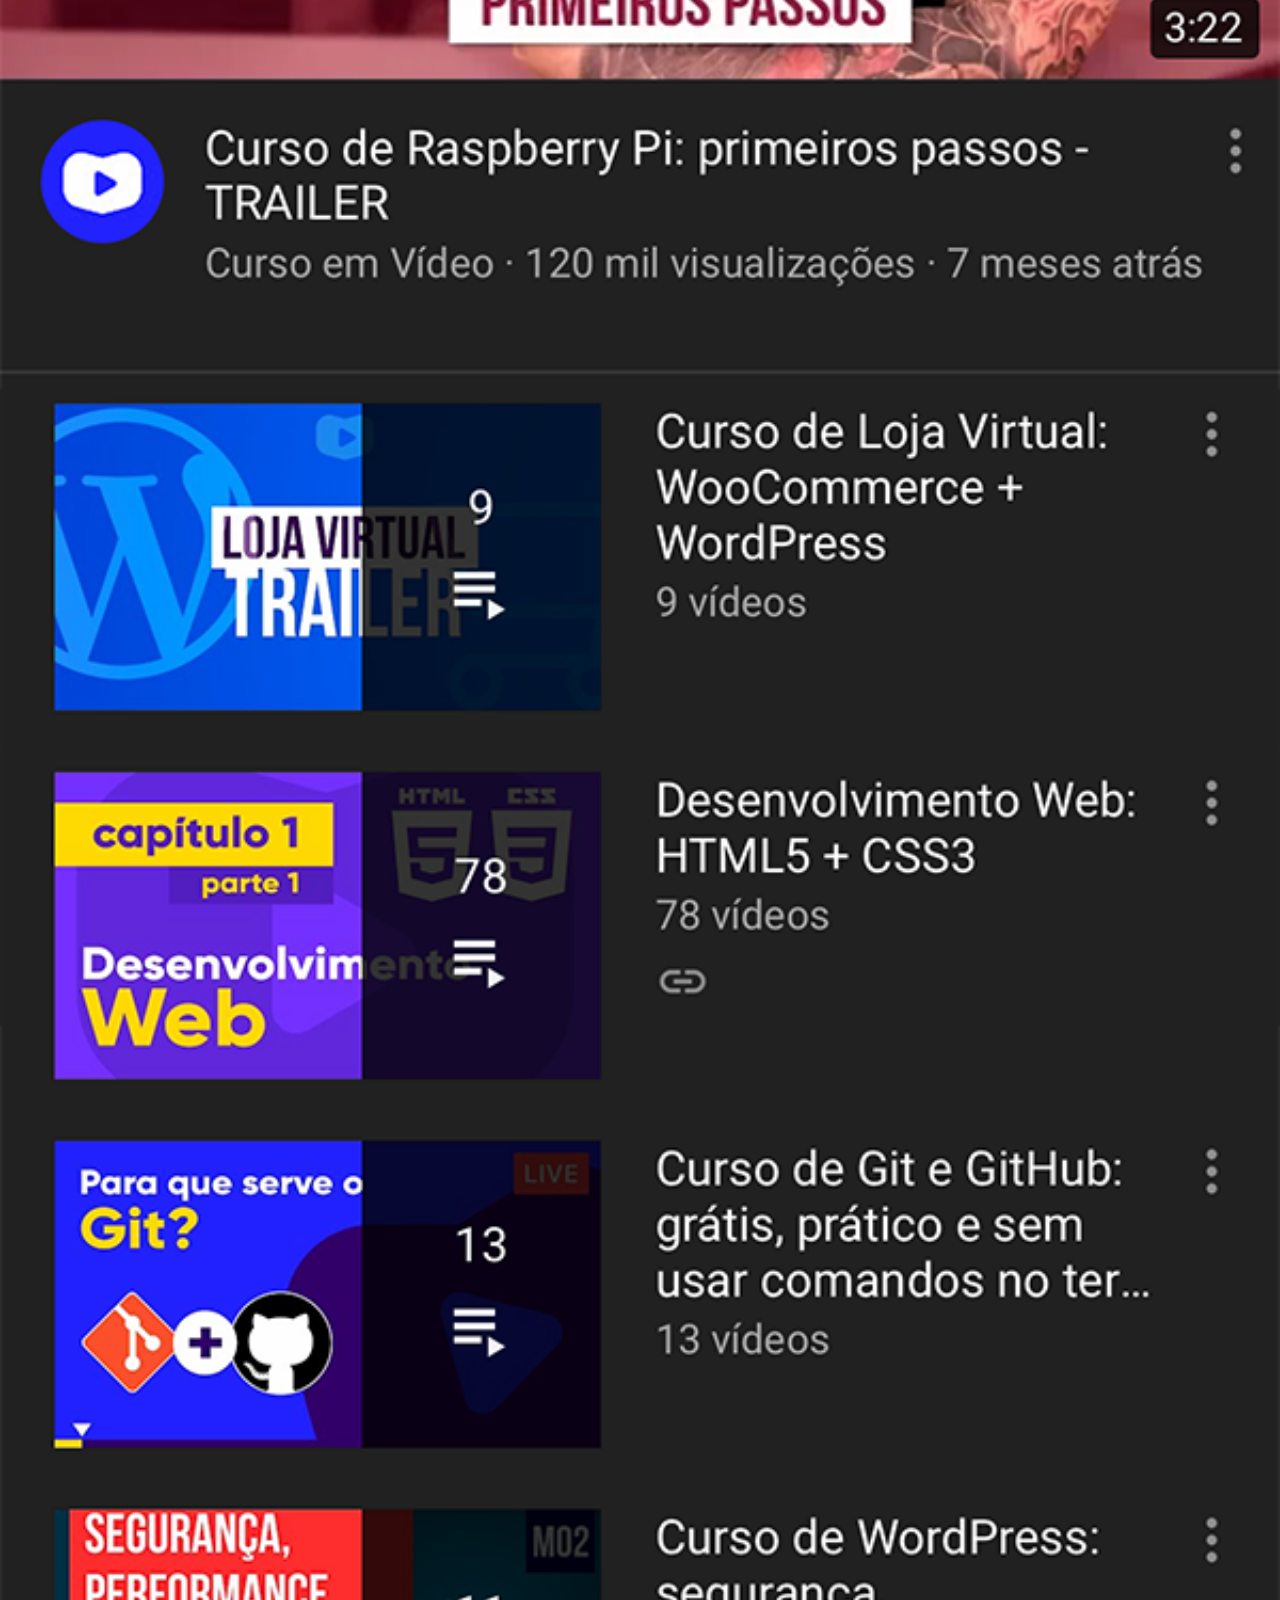
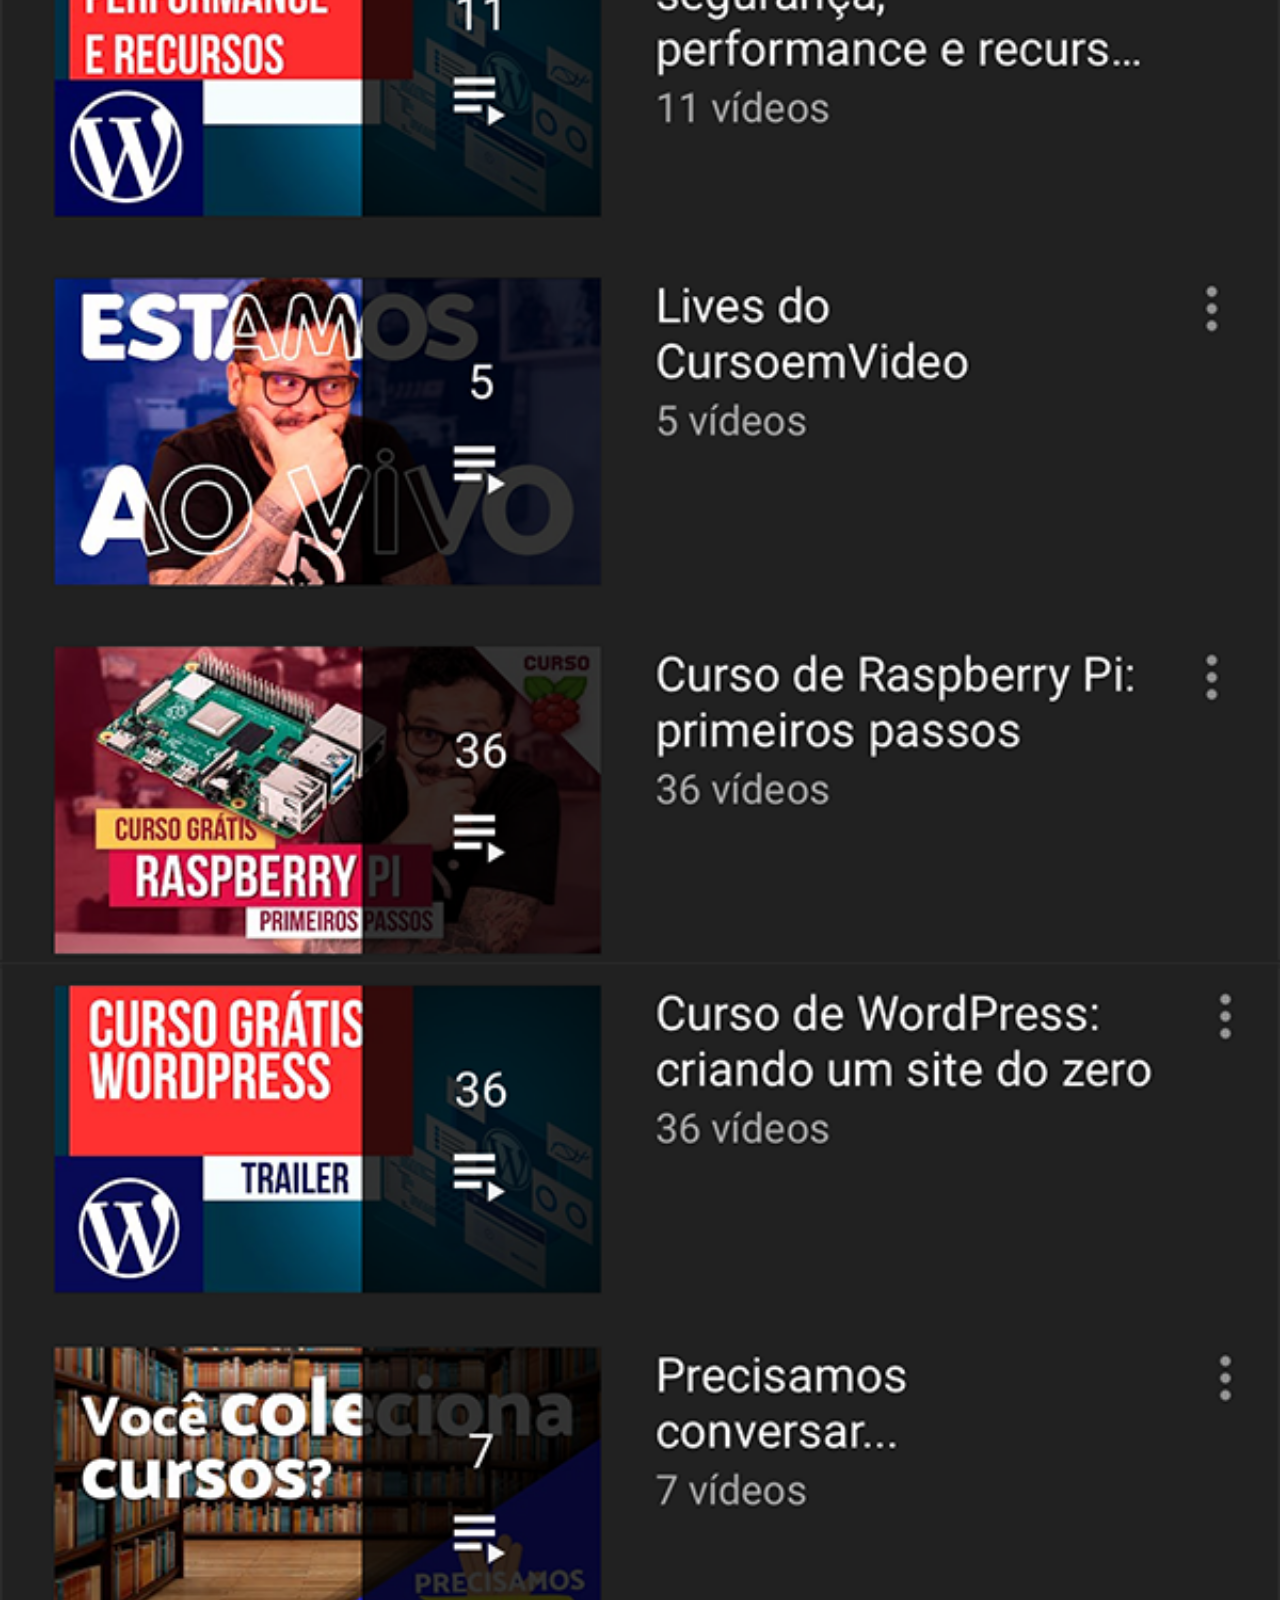
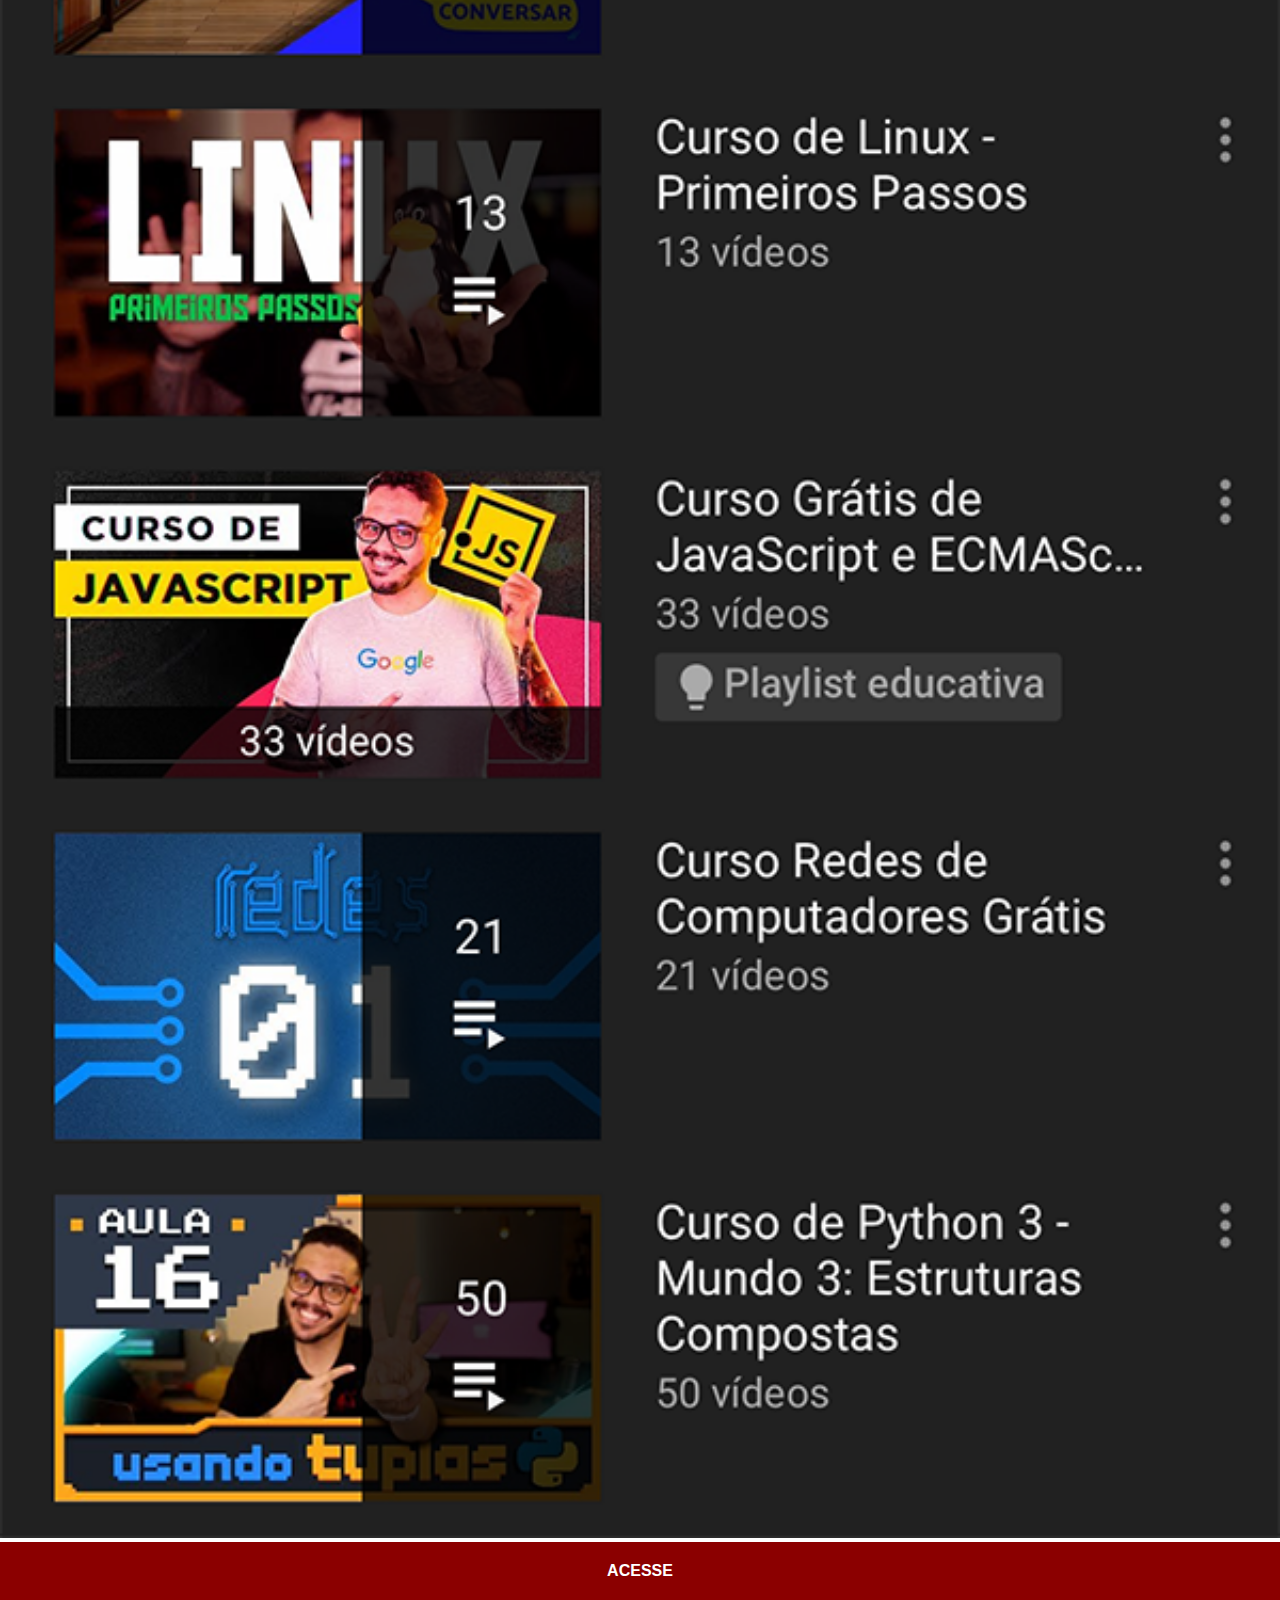
<file: youtube.html>
<!DOCTYPE html>
<html lang="pt-br">
<head>
    <meta charset="UTF-8">
    <meta name="viewport" content="width=device-width, initial-scale=1.0">
    <title>YouTube</title>
    <link rel="stylesheet" href="estilos/social.css">
</head>
<body>
    <img src="imagens/tela-youtube.png" alt="YouTube">
    <a href="https://www.youtube.com/c/CursoemV%C3%ADdeo/playlists" target="_blank">ACESSE</a>
</body>
</html>
</file>
<file: estilos/style.css>
@charset "UTF-8";

* {
    margin: 0px;
    padding: 0px;
    font-family: Arial, Helvetica, sans-serif;
}

html, body {
    height: 100vh;
    width: 100vw;
    background-color: black;
}

body {
    background: url('../imagens/fundo-madeira.jpg') no-repeat top center;
    background-size: cover;
    background-attachment: fixed;

}
main {
    position: relative;
    height: 100vh;
    
}

section#telefone {
    position: absolute;
    top: 50%;
    left: 50%;
    transform: translate(-50%, -50%);
    height: 627px;
    width: 311px;
    background:  url('../imagens/frame-iphone.png') no-repeat;

}

iframe#tela {
    position: relative;
    top: 80px;
    left: 22px;
    width: 267px;
    height: 471px;
}

section#redes-sociais {
    text-align: right;
}

section#redes-sociais img {
    width: 50px;
    margin: 10px;
    border-radius: 50%;
    box-shadow: 2px 2px 5px rgba(0, 0, 0, 0.400);
    box-sizing: border-box;
}

section#redes-sociais img:hover {
    border: 2px solid rgba(255, 255, 255, 0.603);
    transform: translate(-3px, -3px);
    box-shadow: 5px 5px 10px rgba(0, 0, 0, 0.603);
    transition: transform .4s, border 1s;
}
</file>
<file: estilos/social.css>
@charset "UTF-8";

* {
            margin: 0px;
            padding: 0px;
            font-family: Arial, Helvetica, sans-serif;

        }

        ::-webkit-scrollbar {
            width: 0px;
            height: 0px;
        }
        /* esconder barra de rolagem */
        
        img {
            width: 100vw;
        }

        a {
            display: block;
            background-color: darkred;
            color: white;
            padding: 20px;
            text-align: center;
            font-weight: bolder;
            text-decoration: none;
        }

        a:hover {
            background-color: red;
        }
</file>
